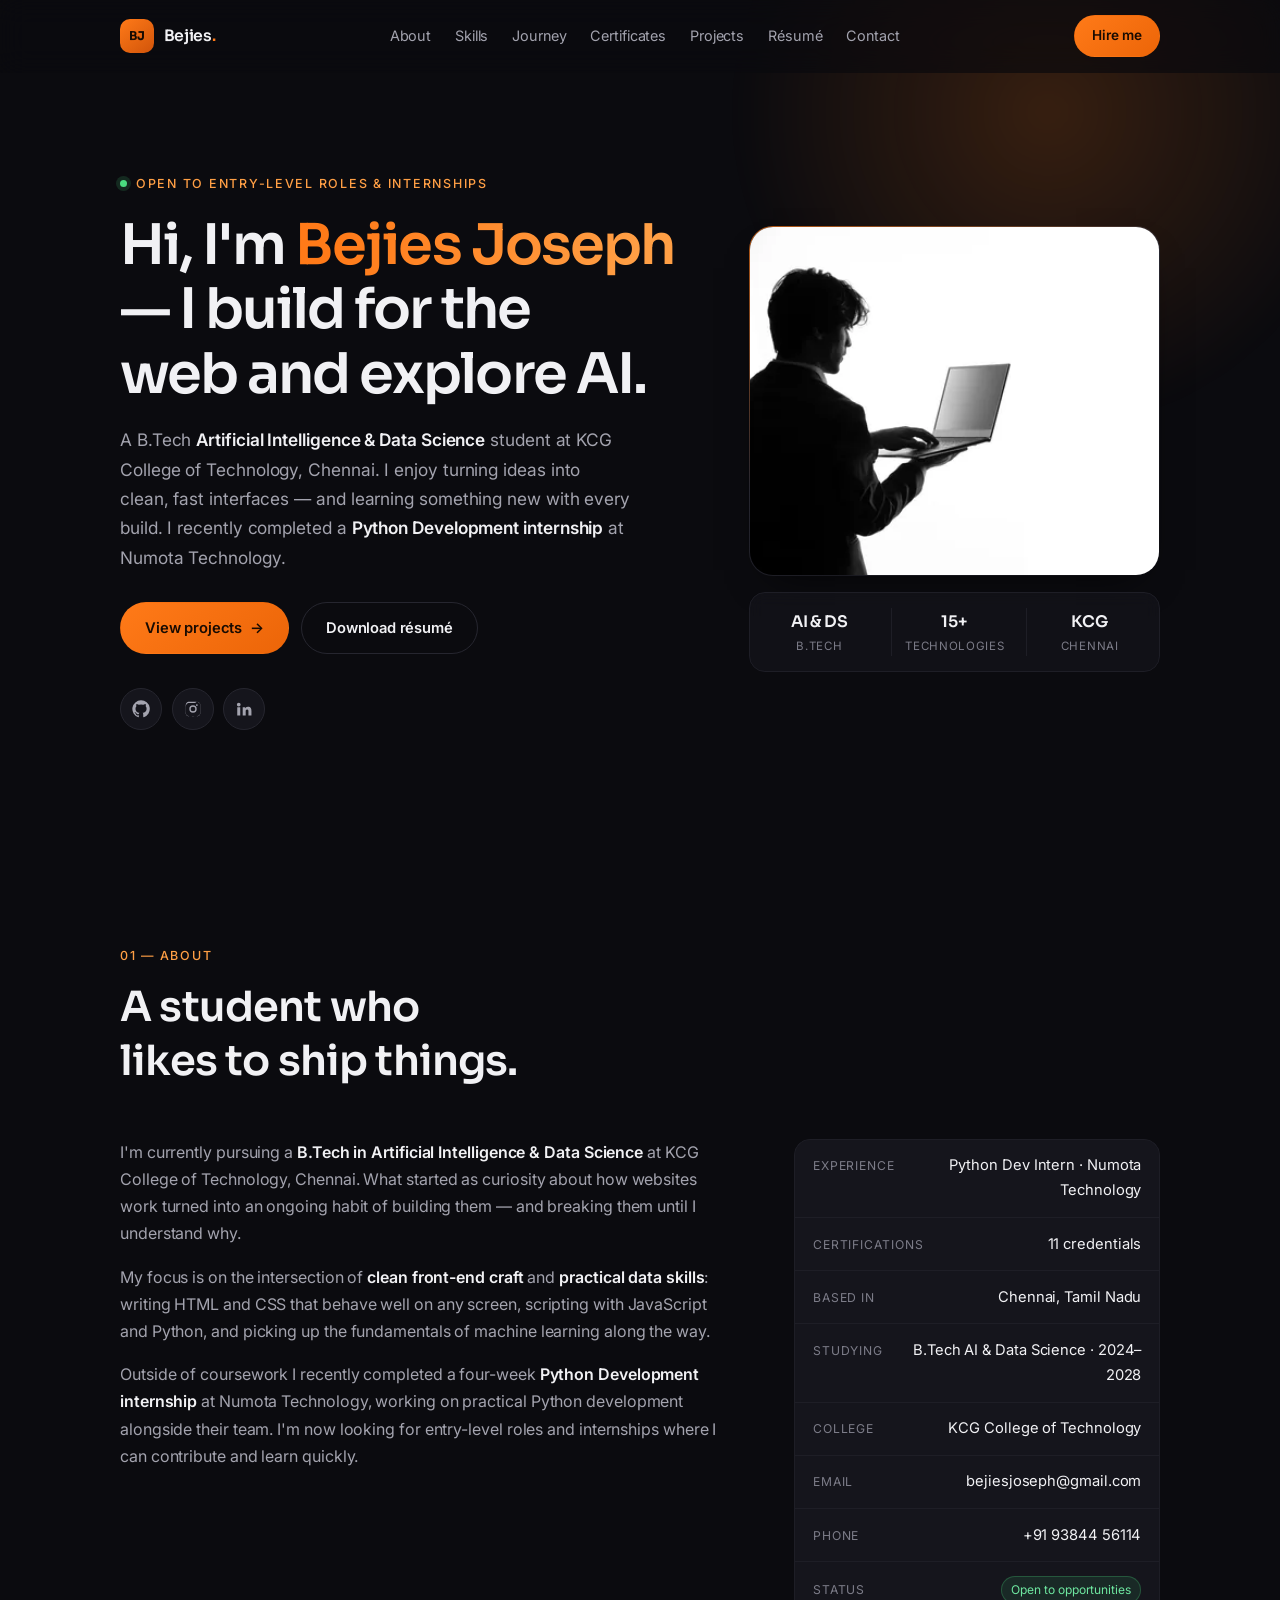
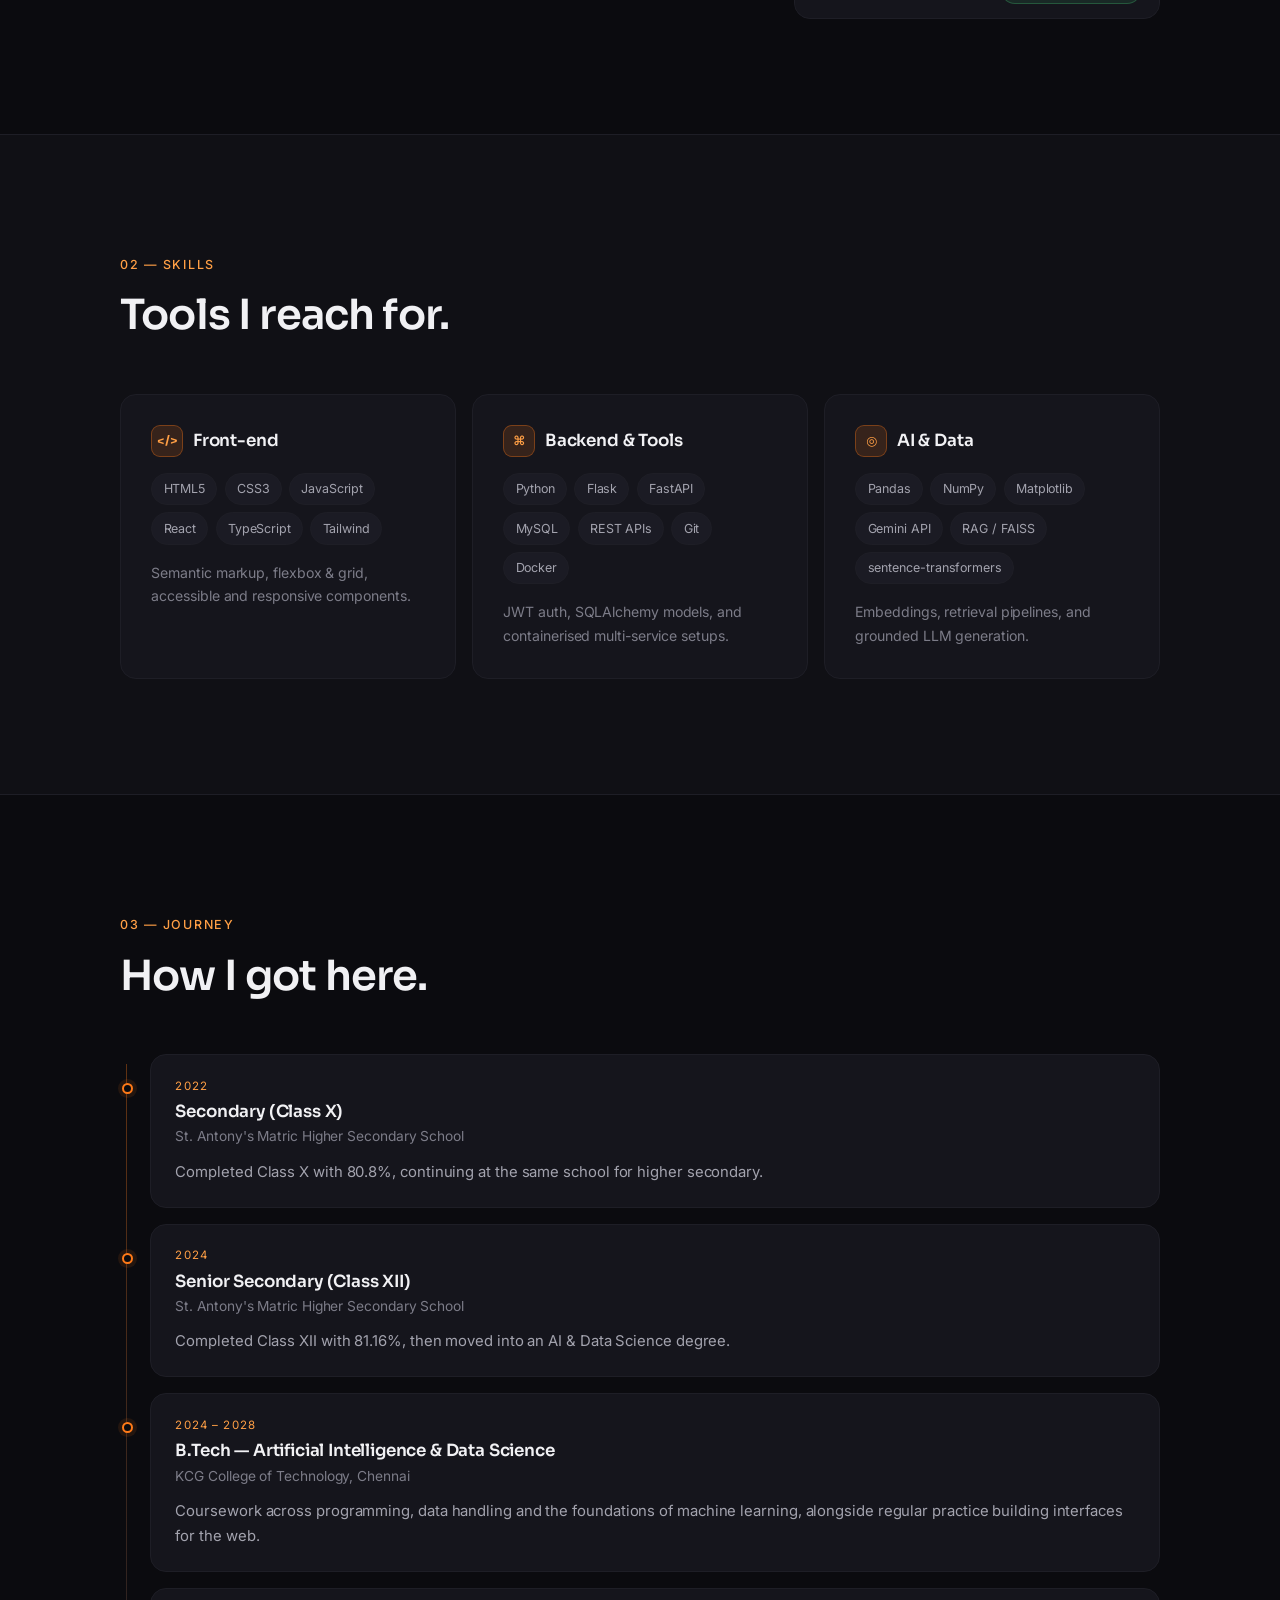
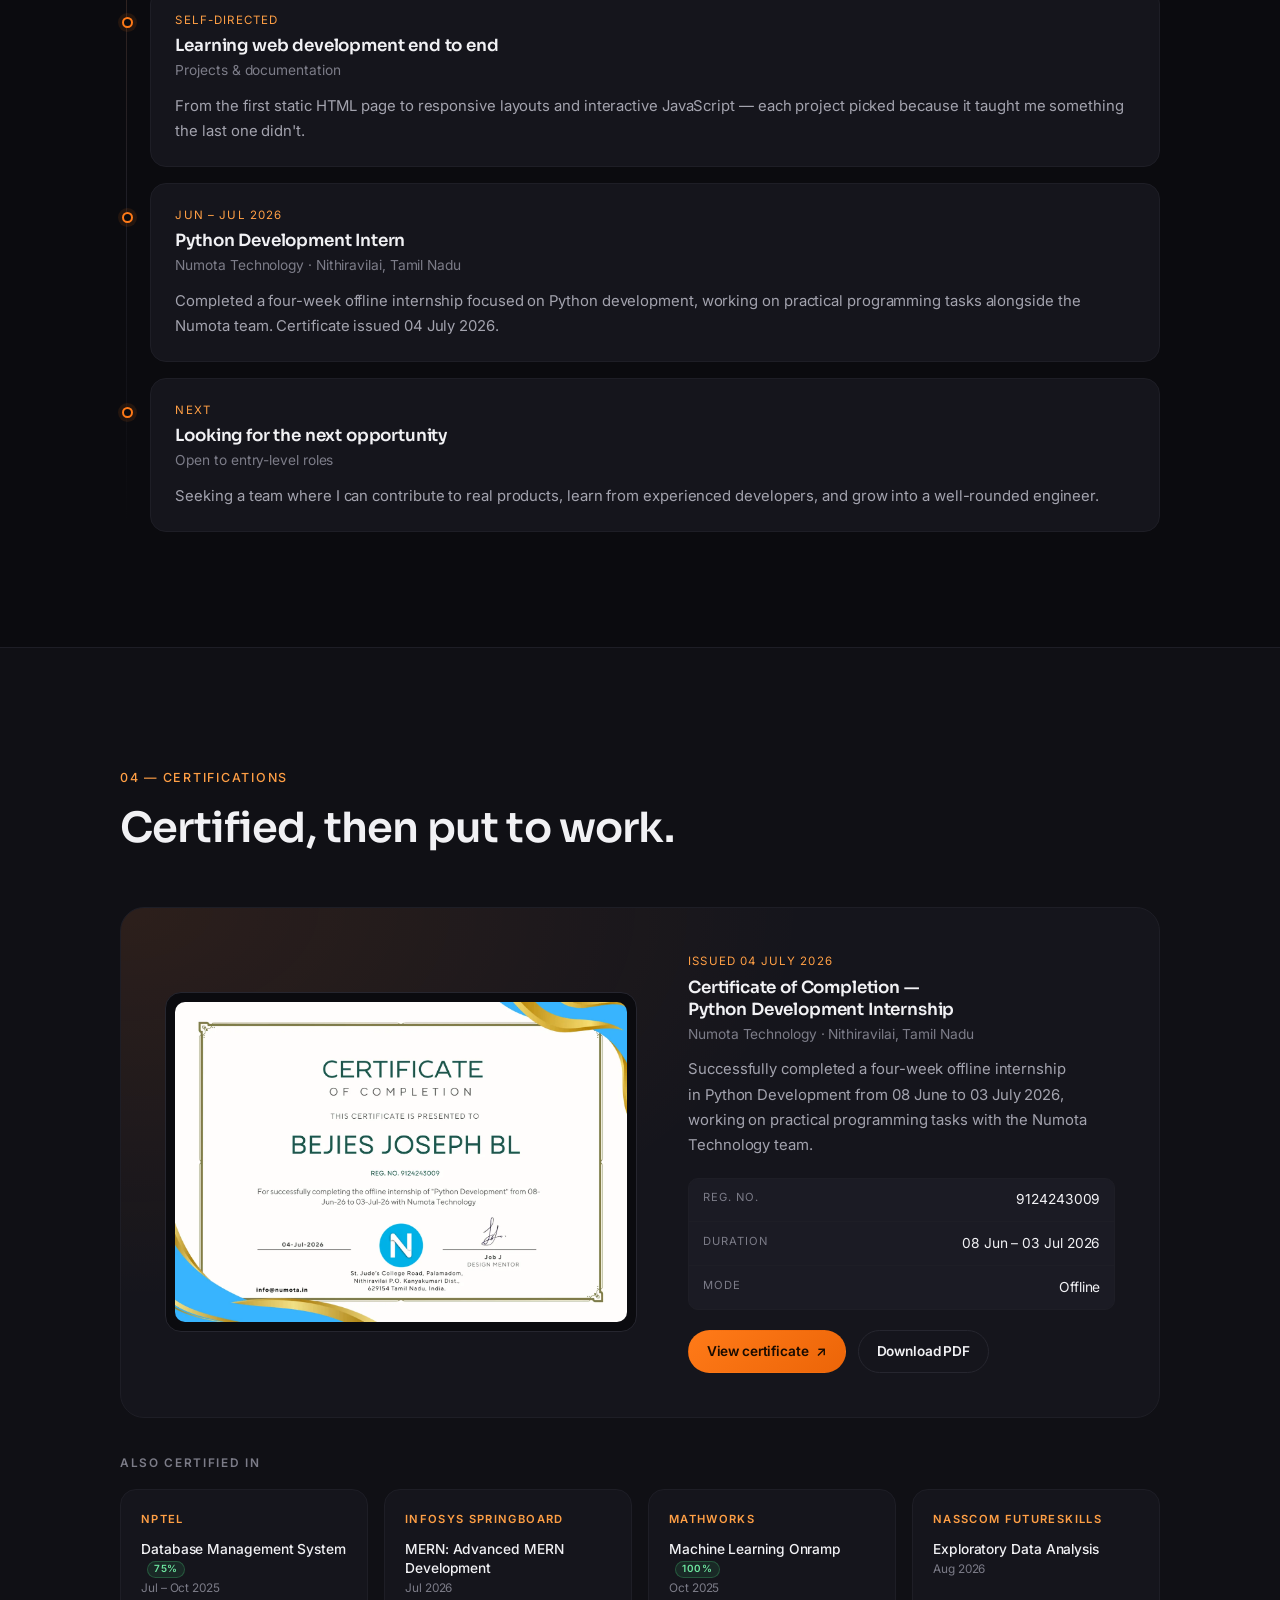
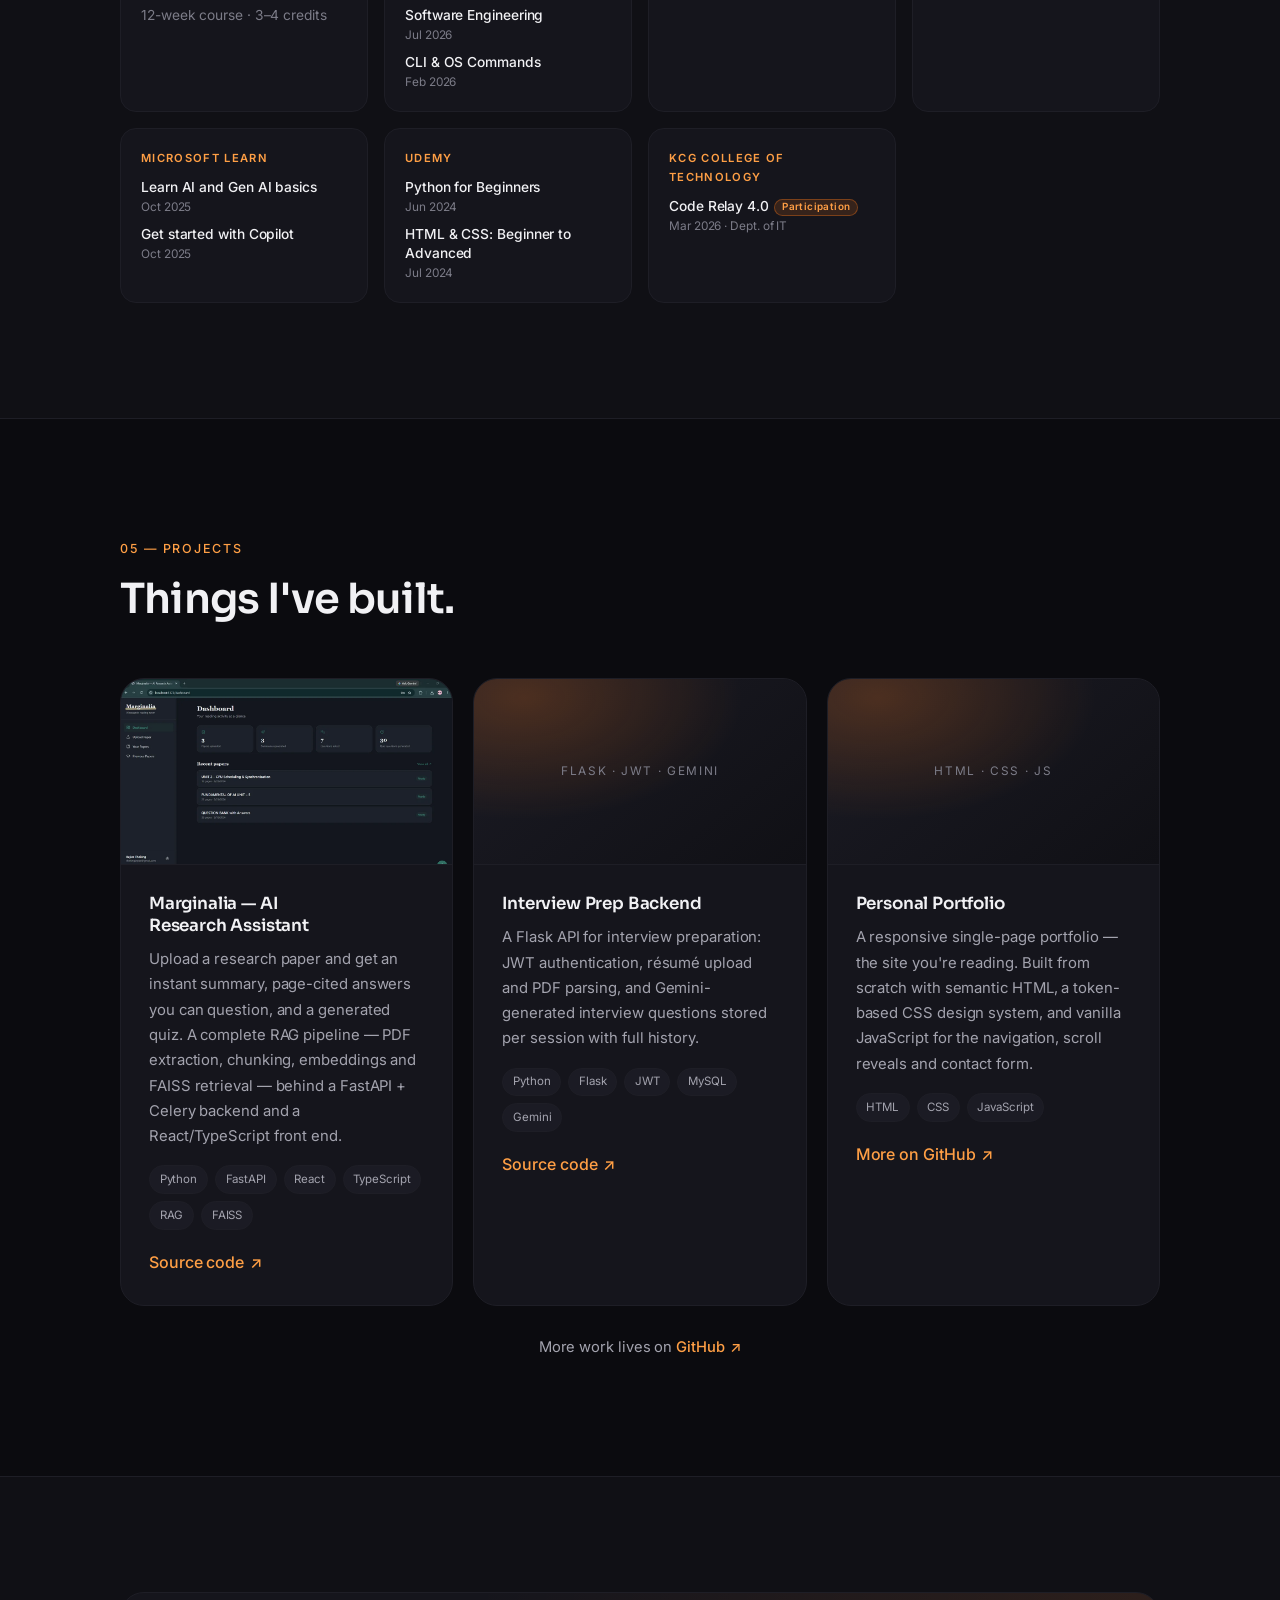
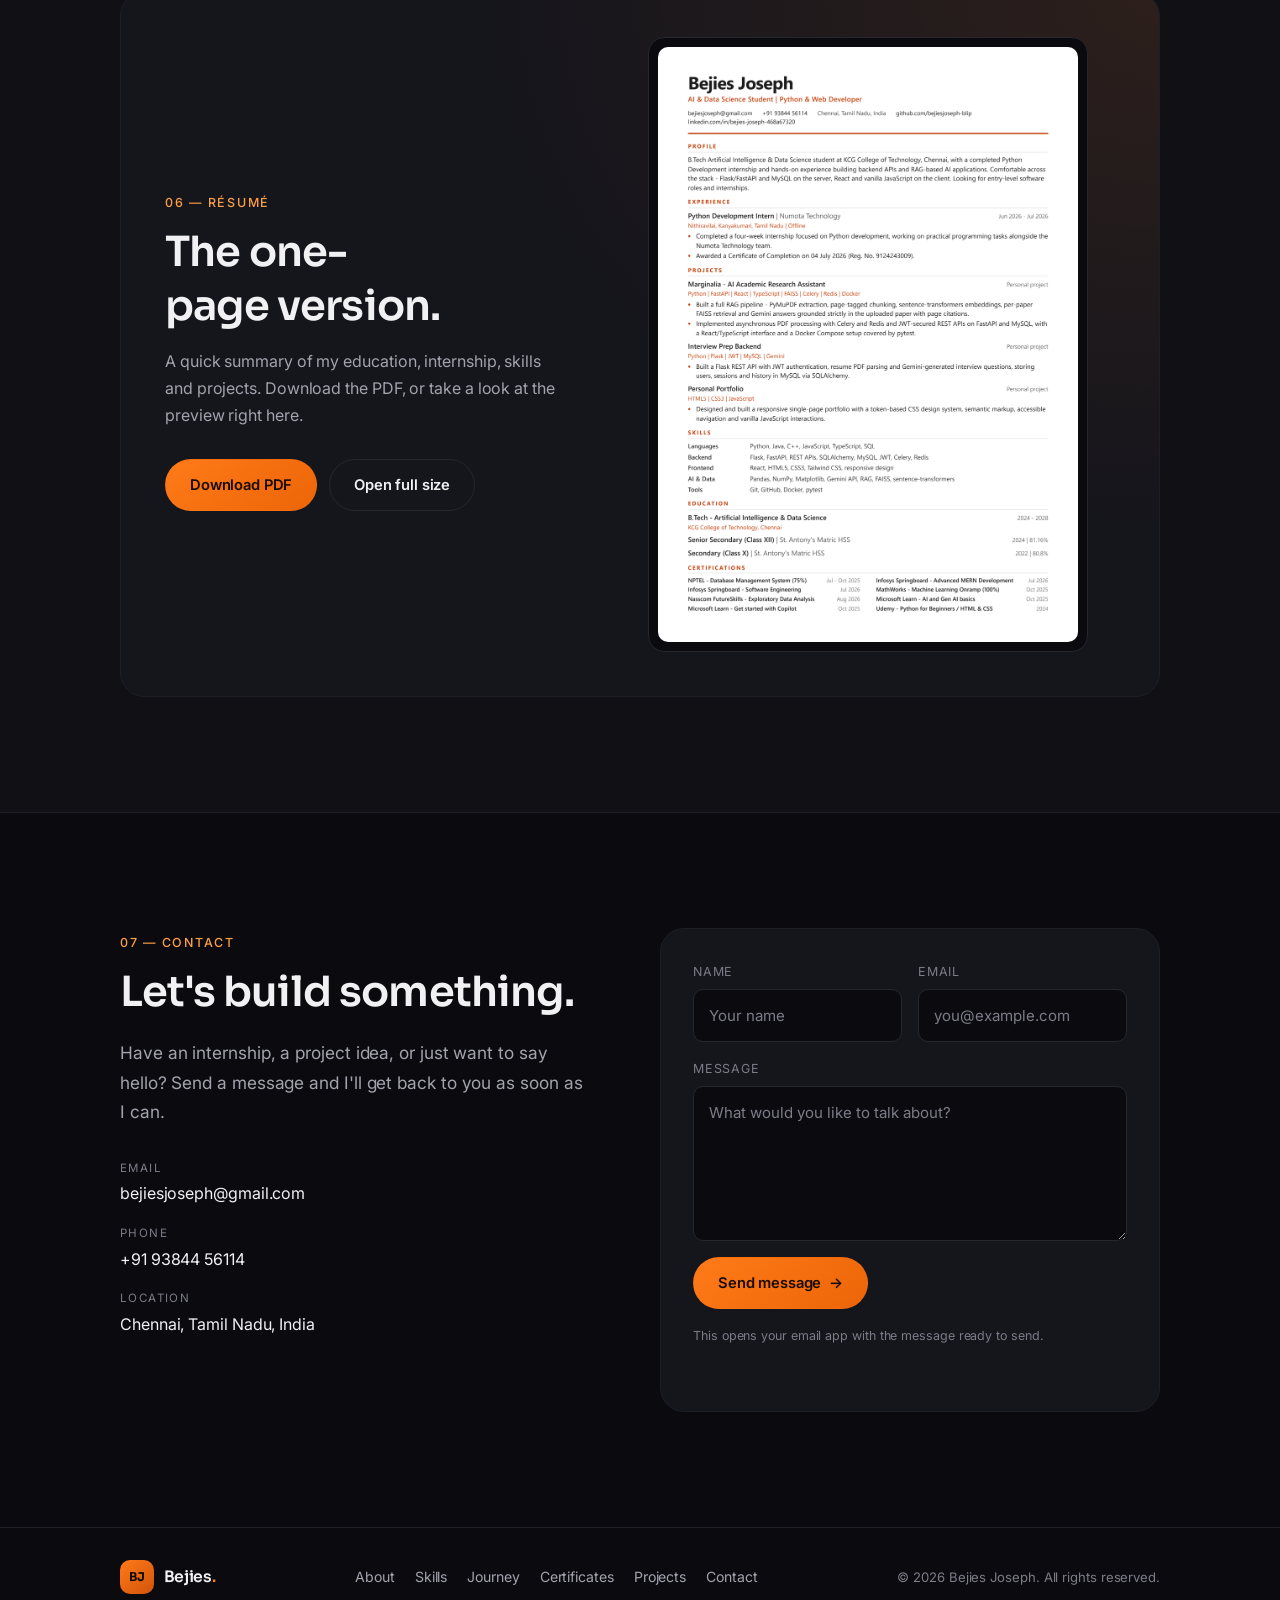
<file: index.html>
<!DOCTYPE html>
<html lang="en">
<head>
  <meta charset="UTF-8" />
  <meta name="viewport" content="width=device-width, initial-scale=1.0" />
  <title>Bejies Joseph — AI &amp; Data Science Student | Python &amp; Web Developer</title>
  <meta name="description" content="Portfolio of Bejies Joseph, a B.Tech Artificial Intelligence & Data Science student at KCG College of Technology, Chennai, with a completed Python Development internship at Numota Technology. Web development, Python and AI projects." />
  <meta name="author" content="Bejies Joseph" />
  <meta name="theme-color" content="#0b0b0f" />

  <!-- Open Graph / social preview -->
  <meta property="og:type" content="website" />
  <meta property="og:title" content="Bejies Joseph — Portfolio" />
  <meta property="og:description" content="B.Tech AI & Data Science student building clean, fast interfaces and RAG-powered tools — with a completed Python Development internship at Numota Technology." />
    <meta property="og:image" content="https://bejiesjoseph-blip.github.io/portfolio/images/manicon-960.webp" />
    <meta property="og:image:width" content="960" />
    <meta property="og:image:height" content="640" />
    <meta property="og:image:alt" content="Illustrated portrait of Bejies Joseph" />
    <meta property="og:url" content="https://bejiesjoseph-blip.github.io/portfolio/" />
    <meta name="twitter:card" content="summary_large_image" />

  <link rel="icon" href="data:image/svg+xml,%3Csvg xmlns='http://www.w3.org/2000/svg' viewBox='0 0 64 64'%3E%3Crect width='64' height='64' rx='14' fill='%230b0b0f'/%3E%3Ctext x='32' y='43' font-family='Verdana,sans-serif' font-size='26' font-weight='bold' fill='%23ff7a18' text-anchor='middle'%3EBJ%3C/text%3E%3C/svg%3E" />

  <link rel="preconnect" href="https://fonts.googleapis.com" />
  <link rel="preconnect" href="https://fonts.gstatic.com" crossorigin />
  <link href="https://fonts.googleapis.com/css2?family=Inter:wght@400;500;600&family=Sora:wght@500;600;700&display=swap" rel="stylesheet" />

  <script>document.documentElement.classList.add("js");</script>

  <link rel="stylesheet" href="style.css" />
</head>
<body>
  <a class="skip-link" href="#main">Skip to content</a>

  <!-- ===== Header ===== -->
  <header class="site-header" id="site-header">
    <div class="container nav-wrap">
      <a class="brand" href="#hero" aria-label="Bejies Joseph — home">
        <span class="brand-mark">BJ</span>
        <span class="brand-text">Bejies<span class="accent">.</span></span>
      </a>

      <nav class="nav" id="primary-nav" aria-label="Primary">
        <ul class="nav-list">
          <li><a href="#about">About</a></li>
          <li><a href="#skills">Skills</a></li>
          <li><a href="#journey">Journey</a></li>
          <li><a href="#certifications">Certificates</a></li>
          <li><a href="#projects">Projects</a></li>
          <li><a href="#resume">Résumé</a></li>
          <li><a href="#contact">Contact</a></li>
        </ul>
      </nav>

      <a class="btn btn--sm nav-cta" href="#contact">Hire me</a>

      <button class="nav-toggle" id="nav-toggle" type="button"
              aria-expanded="false" aria-controls="primary-nav" aria-label="Open menu">
        <span class="nav-toggle__bar"></span>
        <span class="nav-toggle__bar"></span>
        <span class="nav-toggle__bar"></span>
      </button>
    </div>
  </header>

  <main id="main">
    <!-- ===== Hero ===== -->
    <section class="hero" id="hero">
      <div class="hero-glow" aria-hidden="true"></div>
      <div class="container hero-grid">
        <div class="hero-copy">
          <p class="eyebrow"><span class="status-dot" aria-hidden="true"></span>Open to entry-level roles &amp; internships</p>

          <h1 class="hero-title">
            Hi, I'm <span class="accent-text">Bejies Joseph</span> —
            I build for the web and explore AI.
          </h1>

          <p class="lede">
            A B.Tech <strong>Artificial Intelligence &amp; Data Science</strong> student at
            KCG College of Technology, Chennai. I enjoy turning ideas into clean,
            fast interfaces — and learning something new with every build. I recently
            completed a <strong>Python Development internship</strong> at Numota Technology.
          </p>

          <div class="actions">
            <a class="btn" href="#projects">View projects<span aria-hidden="true">→</span></a>
            <a class="btn btn--ghost" href="resume.pdf" download>Download résumé</a>
          </div>

          <ul class="socials" aria-label="Social profiles">
            <li>
              <a href="https://github.com/bejiesjoseph-blip" target="_blank" rel="noopener noreferrer">
                <svg viewBox="0 0 24 24" aria-hidden="true" focusable="false"><path d="M12 .5a11.5 11.5 0 0 0-3.64 22.42c.58.1.79-.25.79-.55v-1.95c-3.2.7-3.88-1.54-3.88-1.54-.53-1.34-1.29-1.7-1.29-1.7-1.05-.72.08-.7.08-.7 1.16.08 1.77 1.19 1.77 1.19 1.03 1.77 2.7 1.26 3.36.96.1-.75.4-1.26.73-1.55-2.55-.29-5.23-1.28-5.23-5.7 0-1.26.45-2.29 1.19-3.1-.12-.29-.52-1.46.11-3.05 0 0 .97-.31 3.18 1.18a11 11 0 0 1 5.79 0c2.2-1.49 3.17-1.18 3.17-1.18.63 1.59.23 2.76.12 3.05.74.81 1.18 1.84 1.18 3.1 0 4.43-2.69 5.4-5.25 5.69.41.36.78 1.06.78 2.14v3.17c0 .3.2.66.8.55A11.5 11.5 0 0 0 12 .5Z"/></svg>
                <span class="sr-only">GitHub — bejiesjoseph-blip</span>
              </a>
            </li>
            <li>
              <a href="https://www.instagram.com/bejiesh_joseph" target="_blank" rel="noopener noreferrer">
                <svg viewBox="0 0 24 24" aria-hidden="true" focusable="false"><path d="M12 2.2c3.2 0 3.58.01 4.85.07 1.17.05 1.8.25 2.23.41.56.22.96.48 1.38.9.42.42.68.82.9 1.38.16.42.36 1.06.41 2.23.06 1.27.07 1.65.07 4.85s-.01 3.58-.07 4.85c-.05 1.17-.25 1.8-.41 2.23a3.7 3.7 0 0 1-.9 1.38 3.7 3.7 0 0 1-1.38.9c-.42.16-1.06.36-2.23.41-1.27.06-1.65.07-4.85.07s-3.58-.01-4.85-.07c-1.17-.05-1.8-.25-2.23-.41a3.7 3.7 0 0 1-1.38-.9 3.7 3.7 0 0 1-.9-1.38c-.16-.42-.36-1.06-.41-2.23C2.21 15.58 2.2 15.2 2.2 12s.01-3.58.07-4.85c.05-1.17.25-1.8.41-2.23.22-.56.48-.96.9-1.38.42-.42.82-.68 1.38-.9.42-.16 1.06-.36 2.23-.41C8.42 2.21 8.8 2.2 12 2.2Zm0 1.8c-3.15 0-3.5.01-4.73.07-1.14.05-1.76.24-2.17.4-.55.21-.94.47-1.35.88-.41.41-.67.8-.88 1.35-.16.41-.35 1.03-.4 2.17C2.41 8.5 2.4 8.85 2.4 12s.01 3.5.07 4.73c.05 1.14.24 1.76.4 2.17.21.55.47.94.88 1.35.41.41.8.67 1.35.88.41.16 1.03.35 2.17.4 1.23.06 1.58.07 4.73.07s3.5-.01 4.73-.07c1.14-.05 1.76-.24 2.17-.4.55-.21.94-.47 1.35-.88.41-.41.67-.8.88-1.35.16-.41.35-1.03.4-2.17.06-1.23.07-1.58.07-4.73s-.01-3.5-.07-4.73c-.05-1.14-.24-1.76-.4-2.17a3.6 3.6 0 0 0-.88-1.35 3.6 3.6 0 0 0-1.35-.88c-.41-.16-1.03-.35-2.17-.4C15.5 4.01 15.15 4 12 4Zm0 3.06a4.94 4.94 0 1 1 0 9.88 4.94 4.94 0 0 1 0-9.88Zm0 1.8a3.14 3.14 0 1 0 0 6.28 3.14 3.14 0 0 0 0-6.28Zm5.16-3.2a1.15 1.15 0 1 1 0 2.3 1.15 1.15 0 0 1 0-2.3Z"/></svg>
                <span class="sr-only">Instagram — @bejiesh_joseph</span>
              </a>
            </li>
            <li>
              <a href="https://www.linkedin.com/in/bejies-joseph-468a67320" target="_blank" rel="noopener noreferrer">
                <svg viewBox="0 0 24 24" aria-hidden="true" focusable="false"><path d="M4.98 3.5a2.5 2.5 0 1 1 0 5 2.5 2.5 0 0 1 0-5ZM3 9.5h4v11H3v-11Zm6.5 0h3.83v1.5h.05c.53-.95 1.83-1.95 3.77-1.95 4.03 0 4.78 2.5 4.78 5.75v5.7h-4v-5.05c0-1.2-.02-2.76-1.7-2.76-1.7 0-1.96 1.3-1.96 2.67v5.14h-4v-11Z"/></svg>
                <span class="sr-only">LinkedIn — Bejies Joseph</span>
              </a>
            </li>
          </ul>
        </div>

        <div class="hero-media">
          <!-- Line-art avatar (images/manicon-*.webp). If you replace it with a
               real photo, drop the "portrait--line" class and point src at the photo. -->
          <div class="portrait">
            <img src="images/manicon-960.webp"
                 srcset="images/manicon-480.webp 480w, images/manicon-960.webp 960w"
                 sizes="(max-width: 900px) 80vw, 420px"
                 width="960" height="640" fetchpriority="high" decoding="async"
                 alt="Illustrated portrait of Bejies Joseph" />
          </div>
          <ul class="hero-stats">
            <li><strong>AI&nbsp;&amp;&nbsp;DS</strong><span>B.Tech</span></li>
            <li><strong>15+</strong><span>Technologies</span></li>
            <li><strong>KCG</strong><span>Chennai</span></li>
          </ul>
        </div>
      </div>
    </section>

    <!-- ===== About ===== -->
    <section class="section" id="about">
      <div class="container">
        <header class="section-head reveal">
          <p class="eyebrow">01 — About</p>
          <h2>A student who likes to ship things.</h2>
        </header>

        <div class="about-grid">
          <div class="about-copy reveal">
            <p>
              I'm currently pursuing a <strong>B.Tech in Artificial Intelligence &amp; Data
              Science</strong> at KCG College of Technology, Chennai. What started as curiosity
              about how websites work turned into an ongoing habit of building them — and
              breaking them until I understand why.
            </p>
            <p>
              My focus is on the intersection of <strong>clean front-end craft</strong> and
              <strong>practical data skills</strong>: writing HTML and CSS that behave well on any
              screen, scripting with JavaScript and Python, and picking up the fundamentals of
              machine learning along the way.
            </p>
            <p>
              Outside of coursework I recently completed a four-week <strong>Python Development
              internship</strong> at Numota Technology, working on practical Python development
              alongside their team. I'm now looking for entry-level roles and internships where
              I can contribute and learn quickly.
            </p>
          </div>

          <dl class="facts reveal">
            <div class="fact">
              <dt>Experience</dt>
              <dd>Python Dev Intern · Numota Technology</dd>
            </div>
            <div class="fact">
              <dt>Certifications</dt>
              <dd>11 credentials</dd>
            </div>
            <div class="fact">
              <dt>Based in</dt>
              <dd>Chennai, Tamil Nadu</dd>
            </div>
            <div class="fact">
              <dt>Studying</dt>
              <dd>B.Tech AI &amp; Data Science · 2024–2028</dd>
            </div>
            <div class="fact">
              <dt>College</dt>
              <dd>KCG College of Technology</dd>
            </div>
            <div class="fact">
              <dt>Email</dt>
              <dd><a href="mailto:bejiesjoseph@gmail.com">bejiesjoseph@gmail.com</a></dd>
            </div>
            <div class="fact">
              <dt>Phone</dt>
              <dd><a href="tel:+919384456114">+91 93844 56114</a></dd>
            </div>
            <div class="fact">
              <dt>Status</dt>
              <dd><span class="badge">Open to opportunities</span></dd>
            </div>
          </dl>
        </div>
      </div>
    </section>

    <!-- ===== Skills ===== -->
    <section class="section section--alt" id="skills">
      <div class="container">
        <header class="section-head reveal">
          <p class="eyebrow">02 — Skills</p>
          <h2>Tools I reach for.</h2>
        </header>

        <div class="skill-grid">
          <article class="card reveal">
            <h3><span class="card-icon" aria-hidden="true">&lt;/&gt;</span> Front-end</h3>
            <ul class="tags">
              <li>HTML5</li><li>CSS3</li><li>JavaScript</li><li>React</li><li>TypeScript</li><li>Tailwind</li>
            </ul>
            <p class="card-note">Semantic markup, flexbox &amp; grid, accessible and responsive components.</p>
          </article>

          <article class="card reveal">
            <h3><span class="card-icon" aria-hidden="true">⌘</span> Backend &amp; Tools</h3>
            <ul class="tags">
              <li>Python</li><li>Flask</li><li>FastAPI</li><li>MySQL</li><li>REST APIs</li><li>Git</li><li>Docker</li>
            </ul>
            <p class="card-note">JWT auth, SQLAlchemy models, and containerised multi-service setups.</p>
          </article>

          <article class="card reveal">
            <h3><span class="card-icon" aria-hidden="true">◎</span> AI &amp; Data</h3>
            <ul class="tags">
              <li>Pandas</li><li>NumPy</li><li>Matplotlib</li><li>Gemini API</li><li>RAG / FAISS</li><li>sentence-transformers</li>
            </ul>
            <p class="card-note">Embeddings, retrieval pipelines, and grounded LLM generation.</p>
          </article>
        </div>
      </div>
    </section>

    <!-- ===== Journey ===== -->
    <section class="section" id="journey">
      <div class="container">
        <header class="section-head reveal">
          <p class="eyebrow">03 — Journey</p>
          <h2>How I got here.</h2>
        </header>

        <ol class="timeline">
          <li class="timeline-item reveal">
            <span class="timeline-marker" aria-hidden="true"></span>
            <div class="timeline-body">
              <p class="timeline-when">2022</p>
              <h3>Secondary (Class X)</h3>
              <p class="timeline-where">St. Antony's Matric Higher Secondary School</p>
              <p>Completed Class X with 80.8%, continuing at the same school for higher secondary.</p>
            </div>
          </li>
          <li class="timeline-item reveal">
            <span class="timeline-marker" aria-hidden="true"></span>
            <div class="timeline-body">
              <p class="timeline-when">2024</p>
              <h3>Senior Secondary (Class XII)</h3>
              <p class="timeline-where">St. Antony's Matric Higher Secondary School</p>
              <p>Completed Class XII with 81.16%, then moved into an AI &amp; Data Science degree.</p>
            </div>
          </li>
          <li class="timeline-item reveal">
            <span class="timeline-marker" aria-hidden="true"></span>
            <div class="timeline-body">
              <p class="timeline-when">2024 – 2028</p>
              <h3>B.Tech — Artificial Intelligence &amp; Data Science</h3>
              <p class="timeline-where">KCG College of Technology, Chennai</p>
              <p>Coursework across programming, data handling and the foundations of machine learning, alongside regular practice building interfaces for the web.</p>
            </div>
          </li>
          <li class="timeline-item reveal">
            <span class="timeline-marker" aria-hidden="true"></span>
            <div class="timeline-body">
              <p class="timeline-when">Self-directed</p>
              <h3>Learning web development end to end</h3>
              <p class="timeline-where">Projects &amp; documentation</p>
              <p>From the first static HTML page to responsive layouts and interactive JavaScript — each project picked because it taught me something the last one didn't.</p>
            </div>
          </li>
          <li class="timeline-item reveal">
            <span class="timeline-marker" aria-hidden="true"></span>
            <div class="timeline-body">
              <p class="timeline-when">Jun – Jul 2026</p>
              <h3>Python Development Intern</h3>
              <p class="timeline-where">Numota Technology · Nithiravilai, Tamil Nadu</p>
              <p>Completed a four-week offline internship focused on Python development,
                 working on practical programming tasks alongside the Numota team.
                 Certificate issued 04 July 2026.</p>
            </div>
          </li>
          <li class="timeline-item reveal">
            <span class="timeline-marker" aria-hidden="true"></span>
            <div class="timeline-body">
              <p class="timeline-when">Next</p>
              <h3>Looking for the next opportunity</h3>
              <p class="timeline-where">Open to entry-level roles</p>
              <p>Seeking a team where I can contribute to real products, learn from experienced developers, and grow into a well-rounded engineer.</p>
            </div>
          </li>
        </ol>
      </div>
    </section>

    <!-- ===== Certifications ===== -->
    <section class="section section--alt" id="certifications">
      <div class="container">
        <header class="section-head reveal">
          <p class="eyebrow">04 — Certifications</p>
          <h2>Certified, then put to work.</h2>
        </header>

        <div class="cert-card reveal">
          <a class="cert-preview" href="certificates/numota-python-internship-2026.pdf"
             target="_blank" rel="noopener"
             aria-label="Open the Numota Technology internship certificate (PDF)">
            <img src="images/numota-internship-certificate.webp"
                 width="1400" height="991" loading="lazy" decoding="async"
                 alt="Certificate of Completion awarded to Bejies Joseph BL for the Python Development internship at Numota Technology" />
          </a>

          <div class="cert-body">
            <p class="timeline-when">Issued 04 July 2026</p>
            <h3>Certificate of Completion — Python Development Internship</h3>
            <p class="timeline-where">Numota Technology · Nithiravilai, Tamil Nadu</p>
            <p>
              Successfully completed a four-week offline internship in Python Development
              from 08 June to 03 July 2026, working on practical programming tasks with
              the Numota Technology team.
            </p>

            <ul class="cert-meta">
              <li><span>Reg. No.</span>9124243009</li>
              <li><span>Duration</span>08 Jun – 03 Jul 2026</li>
              <li><span>Mode</span>Offline</li>
            </ul>

            <div class="actions">
              <a class="btn btn--sm" href="certificates/numota-python-internship-2026.pdf"
                 target="_blank" rel="noopener">View certificate<span aria-hidden="true">↗</span></a>
              <a class="btn btn--ghost btn--sm" href="certificates/numota-python-internship-2026.pdf" download>Download PDF</a>
            </div>
          </div>
        </div>

        <h3 class="cred-heading reveal">Also certified in</h3>

        <div class="cred-grid">
          <article class="cred-card reveal">
            <p class="cred-issuer">NPTEL</p>
            <ul class="cred-courses">
              <li>
                <a href="certificates/nptel-dbms.pdf" target="_blank" rel="noopener">
                  <span class="cred-name">Database Management System<span class="cred-badge">75%</span></span>
                  <span class="cred-date">Jul – Oct 2025</span>
                </a>
              </li>
              <li class="cred-extra">12-week course · 3–4 credits</li>
            </ul>
          </article>

          <article class="cred-card reveal">
            <p class="cred-issuer">Infosys Springboard</p>
            <ul class="cred-courses">
              <li>
                <a href="certificates/infosys-mern.pdf" target="_blank" rel="noopener">
                  <span class="cred-name">MERN: Advanced MERN Development</span>
                  <span class="cred-date">Jul 2026</span>
                </a>
              </li>
              <li>
                <a href="certificates/infosys-software-engineering.pdf" target="_blank" rel="noopener">
                  <span class="cred-name">Software Engineering</span>
                  <span class="cred-date">Jul 2026</span>
                </a>
              </li>
              <li>
                <a href="certificates/infosys-os-cli.pdf" target="_blank" rel="noopener">
                  <span class="cred-name">CLI &amp; OS Commands</span>
                  <span class="cred-date">Feb 2026</span>
                </a>
              </li>
            </ul>
          </article>

          <article class="cred-card reveal">
            <p class="cred-issuer">MathWorks</p>
            <ul class="cred-courses">
              <li>
                <a href="certificates/mathworks-ml-onramp.pdf" target="_blank" rel="noopener">
                  <span class="cred-name">Machine Learning Onramp<span class="cred-badge">100%</span></span>
                  <span class="cred-date">Oct 2025</span>
                </a>
              </li>
            </ul>
          </article>

          <article class="cred-card reveal">
            <p class="cred-issuer">Nasscom FutureSkills</p>
            <ul class="cred-courses">
              <li>
                <a href="certificates/nasscom-eda.jpeg" target="_blank" rel="noopener">
                  <span class="cred-name">Exploratory Data Analysis</span>
                  <span class="cred-date">Aug 2026</span>
                </a>
              </li>
            </ul>
          </article>

          <article class="cred-card reveal">
            <p class="cred-issuer">Microsoft Learn</p>
            <ul class="cred-courses">
              <li>
                <a href="certificates/microsoft-ai-genai.pdf" target="_blank" rel="noopener">
                  <span class="cred-name">Learn AI and Gen AI basics</span>
                  <span class="cred-date">Oct 2025</span>
                </a>
              </li>
              <li>
                <a href="certificates/microsoft-copilot.pdf" target="_blank" rel="noopener">
                  <span class="cred-name">Get started with Copilot</span>
                  <span class="cred-date">Oct 2025</span>
                </a>
              </li>
            </ul>
          </article>

          <article class="cred-card reveal">
            <p class="cred-issuer">Udemy</p>
            <ul class="cred-courses">
              <li>
                <a href="certificates/udemy-python.pdf" target="_blank" rel="noopener">
                  <span class="cred-name">Python for Beginners</span>
                  <span class="cred-date">Jun 2024</span>
                </a>
              </li>
              <li>
                <a href="certificates/udemy-html-css.pdf" target="_blank" rel="noopener">
                  <span class="cred-name">HTML &amp; CSS: Beginner to Advanced</span>
                  <span class="cred-date">Jul 2024</span>
                </a>
              </li>
            </ul>
          </article>

          <article class="cred-card reveal">
            <p class="cred-issuer">KCG College of Technology</p>
            <ul class="cred-courses">
              <li>
                <a href="certificates/kcg-code-relay-2026.jpeg" target="_blank" rel="noopener">
                  <span class="cred-name">Code Relay 4.0<span class="cred-badge cred-badge--part">Participation</span></span>
                  <span class="cred-date">Mar 2026 · Dept. of IT</span>
                </a>
              </li>
            </ul>
          </article>
        </div>
      </div>
    </section>

    <!-- ===== Projects ===== -->
    <section class="section" id="projects">
      <div class="container">
        <header class="section-head reveal">
          <p class="eyebrow">05 — Projects</p>
          <h2>Things I've built.</h2>
        </header>

        <div class="project-grid">
          <article class="project reveal">
            <div class="project-thumb project-thumb--img">
              <img src="images/marginalia-dashboard.webp"
                   width="1200" height="710" loading="lazy" decoding="async"
                   alt="Marginalia dashboard showing uploaded research papers and their processing status" />
            </div>
            <div class="project-body">
              <h3>Marginalia — AI Research Assistant</h3>
              <p>
                Upload a research paper and get an instant summary, page-cited answers you can
                question, and a generated quiz. A complete RAG pipeline — PDF extraction,
                chunking, embeddings and FAISS retrieval — behind a FastAPI + Celery backend
                and a React/TypeScript front end.
              </p>
              <ul class="tags tags--sm">
                <li>Python</li><li>FastAPI</li><li>React</li><li>TypeScript</li><li>RAG</li><li>FAISS</li>
              </ul>
              <div class="project-links">
                <a class="link" href="https://github.com/bejiesjoseph-blip/AI-Academic-Research-Assistant" target="_blank" rel="noopener noreferrer">Source code<span aria-hidden="true">↗</span></a>
              </div>
            </div>
          </article>

          <article class="project reveal">
            <div class="project-thumb" aria-hidden="true">
              <span>FLASK · JWT · GEMINI</span>
            </div>
            <div class="project-body">
              <h3>Interview Prep Backend</h3>
              <p>
                A Flask API for interview preparation: JWT authentication, résumé upload and
                PDF parsing, and Gemini-generated interview questions stored per session with
                full history.
              </p>
              <ul class="tags tags--sm">
                <li>Python</li><li>Flask</li><li>JWT</li><li>MySQL</li><li>Gemini</li>
              </ul>
              <div class="project-links">
                <a class="link" href="https://github.com/bejiesjoseph-blip/Interview-Prep-Backend" target="_blank" rel="noopener noreferrer">Source code<span aria-hidden="true">↗</span></a>
              </div>
            </div>
          </article>

          <article class="project reveal">
            <div class="project-thumb" aria-hidden="true">
              <span>HTML · CSS · JS</span>
            </div>
            <div class="project-body">
              <h3>Personal Portfolio</h3>
              <p>
                A responsive single-page portfolio — the site you're reading. Built from scratch
                with semantic HTML, a token-based CSS design system, and vanilla JavaScript for
                the navigation, scroll reveals and contact form.
              </p>
              <ul class="tags tags--sm">
                <li>HTML</li><li>CSS</li><li>JavaScript</li>
              </ul>
              <div class="project-links">
                <a class="link" href="https://github.com/bejiesjoseph-blip" target="_blank" rel="noopener noreferrer">More on GitHub<span aria-hidden="true">↗</span></a>
              </div>
            </div>
          </article>
        </div>

        <p class="center-note reveal">
          More work lives on <a class="link" href="https://github.com/bejiesjoseph-blip" target="_blank" rel="noopener noreferrer">GitHub<span aria-hidden="true">↗</span></a>
        </p>
      </div>
    </section>

    <!-- ===== Résumé ===== -->
    <section class="section section--alt" id="resume">
      <div class="container">
        <div class="resume-card reveal">
          <div class="resume-copy">
            <p class="eyebrow">06 — Résumé</p>
            <h2>The one-page version.</h2>
            <p>
              A quick summary of my education, internship, skills and projects. Download the
              PDF, or take a look at the preview right here.
            </p>
            <div class="actions">
              <a class="btn" href="resume.pdf" download>Download PDF</a>
              <a class="btn btn--ghost" href="images/resume.png" target="_blank" rel="noopener">Open full size</a>
            </div>
          </div>
          <a class="resume-preview" href="images/resume.png" target="_blank" rel="noopener" aria-label="Open résumé in full size">
            <img src="images/resume.png" width="2000" height="2831" loading="lazy" decoding="async"
                 alt="Preview of Bejies Joseph's résumé" />
          </a>
        </div>
      </div>
    </section>

    <!-- ===== Contact ===== -->
    <section class="section" id="contact">
      <div class="container contact-grid">
        <div class="contact-copy reveal">
          <p class="eyebrow">07 — Contact</p>
          <h2>Let's build something.</h2>
          <p class="lede">
            Have an internship, a project idea, or just want to say hello? Send a message and
            I'll get back to you as soon as I can.
          </p>

          <ul class="contact-list">
            <li>
              <span class="contact-label">Email</span>
              <a href="mailto:bejiesjoseph@gmail.com">bejiesjoseph@gmail.com</a>
            </li>
            <li>
              <span class="contact-label">Phone</span>
              <a href="tel:+919384456114">+91 93844 56114</a>
            </li>
            <li>
              <span class="contact-label">Location</span>
              <span>Chennai, Tamil Nadu, India</span>
            </li>
          </ul>
        </div>

        <form class="contact-form reveal" id="contact-form" novalidate>
          <div class="field-row">
            <div class="field">
              <label for="name">Name</label>
              <input id="name" name="name" type="text" placeholder="Your name" autocomplete="name" required />
            </div>
            <div class="field">
              <label for="email">Email</label>
              <input id="email" name="email" type="email" placeholder="you@example.com" autocomplete="email" required />
            </div>
          </div>
          <div class="field">
            <label for="message">Message</label>
            <textarea id="message" name="message" rows="5" placeholder="What would you like to talk about?" required></textarea>
          </div>
          <button class="btn" type="submit">Send message<span aria-hidden="true">→</span></button>
          <p class="form-note">This opens your email app with the message ready to send.</p>
          <p class="form-status" id="form-status" role="status" aria-live="polite"></p>
        </form>
      </div>
    </section>
  </main>

  <!-- ===== Footer ===== -->
  <footer class="site-footer">
    <div class="container footer-wrap">
      <a class="brand" href="#hero" aria-label="Back to top">
        <span class="brand-mark">BJ</span>
        <span class="brand-text">Bejies<span class="accent">.</span></span>
      </a>

      <nav aria-label="Footer">
        <ul class="footer-links">
          <li><a href="#about">About</a></li>
          <li><a href="#skills">Skills</a></li>
          <li><a href="#journey">Journey</a></li>
          <li><a href="#certifications">Certificates</a></li>
          <li><a href="#projects">Projects</a></li>
          <li><a href="#contact">Contact</a></li>
        </ul>
      </nav>

      <p class="copyright">© <span id="year">2026</span> Bejies Joseph. All rights reserved.</p>
    </div>
    <a class="to-top" href="#hero" aria-label="Back to top">↑</a>
  </footer>

  <script src="script.js" defer></script>
</body>
</html>
</file>
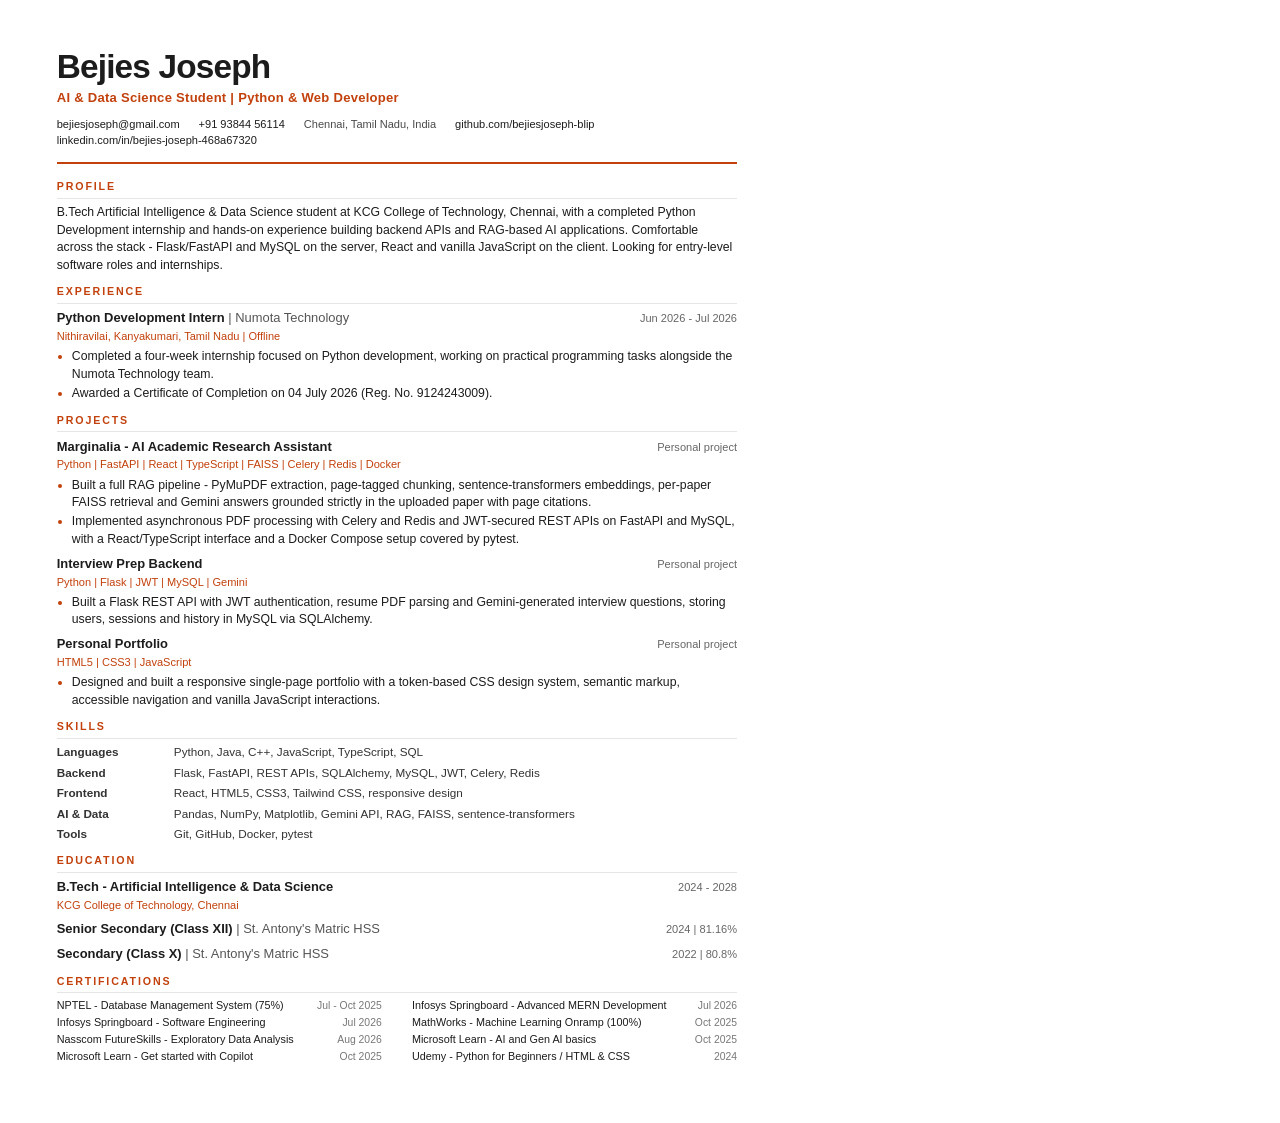
<file: resume/resume.html>
<!doctype html>
<html lang="en">
<head>
<meta charset="utf-8" />
<title>Bejies Joseph - Resume</title>
<style>
  @page { size: A4; margin: 0; }

  * { box-sizing: border-box; }
  html, body { margin: 0; padding: 0; }

  body {
    font-family: "Segoe UI", "Helvetica Neue", Arial, sans-serif;
    color: #1c1c1c;
    font-size: 9.2pt;
    line-height: 1.43;
    -webkit-print-color-adjust: exact;
    print-color-adjust: exact;
  }

  .page {
    width: 210mm;
    min-height: 297mm;
    padding: 13mm 15mm 12mm;
  }

  /* ---------- Header ---------- */
  header {
    border-bottom: 2px solid #c2410c;
    padding-bottom: 3.5mm;
    margin-bottom: 4mm;
  }

  h1 {
    margin: 0;
    font-size: 25pt;
    line-height: 1.05;
    letter-spacing: -0.6pt;
    font-weight: 700;
  }

  .role {
    margin: 1.2mm 0 0;
    font-size: 9.8pt;
    font-weight: 600;
    letter-spacing: 0.2pt;
    color: #c2410c;
  }

  .contact {
    display: flex;
    flex-wrap: wrap;
    gap: 0 5mm;
    margin: 2.6mm 0 0;
    padding: 0;
    font-size: 8.3pt;
    color: #4a4a4a;
  }

  .contact li { list-style: none; }
  .contact a { color: #1c1c1c; text-decoration: none; }

  /* ---------- Sections ---------- */
  section { margin-top: 2.7mm; }

  h2 {
    margin: 0 0 1.4mm;
    padding-bottom: 0.9mm;
    font-size: 8pt;
    font-weight: 700;
    letter-spacing: 1.4pt;
    text-transform: uppercase;
    color: #c2410c;
    border-bottom: 1px solid #e6e6e6;
  }

  p { margin: 0; }

  .entry { margin-bottom: 1.7mm; page-break-inside: avoid; }
  .entry:last-child { margin-bottom: 0; }

  .entry-head {
    display: flex;
    align-items: baseline;
    justify-content: space-between;
    gap: 4mm;
  }

  .entry-title { font-size: 9.7pt; font-weight: 600; }
  .entry-org { color: #555; font-weight: 400; }
  .entry-meta {
    flex-shrink: 0;
    font-size: 8.3pt;
    color: #666;
    white-space: nowrap;
  }

  .tech {
    margin-top: 0.3mm;
    font-size: 8.3pt;
    color: #c2410c;
  }

  ul.bullets {
    margin: 0.9mm 0 0;
    padding-left: 4mm;
  }

  ul.bullets li { margin-top: 0.5mm; }
  ul.bullets li::marker { color: #c2410c; }

  /* ---------- Skills ---------- */
  .skills {
    display: grid;
    grid-template-columns: 31mm 1fr;
    row-gap: 1mm;
    margin: 0;
    font-size: 8.8pt;
  }

  .skills dt { font-weight: 600; color: #333; }
  .skills dd { margin: 0; color: #333; }

  .certs {
    display: grid;
    grid-template-columns: 1fr 1fr;
    column-gap: 8mm;
    row-gap: 0.9mm;
    margin: 0;
    padding: 0;
  }

  .certs li {
    display: flex;
    align-items: baseline;
    justify-content: space-between;
    gap: 3mm;
    list-style: none;
    font-size: 8.1pt;
    line-height: 1.28;
  }

  .cert-name { font-weight: 500; }

  .cert-meta {
    flex-shrink: 0;
    font-size: 7.8pt;
    color: #777;
    white-space: nowrap;
  }
</style>
</head>
<body>
<div class="page">

  <header>
    <h1>Bejies Joseph</h1>
    <p class="role">AI &amp; Data Science Student | Python &amp; Web Developer</p>
    <ul class="contact">
      <li><a href="mailto:bejiesjoseph@gmail.com">bejiesjoseph@gmail.com</a></li>
      <li><a href="tel:+919384456114">+91 93844 56114</a></li>
      <li>Chennai, Tamil Nadu, India</li>
      <li><a href="https://github.com/bejiesjoseph-blip">github.com/bejiesjoseph-blip</a></li>
      <li><a href="https://www.linkedin.com/in/bejies-joseph-468a67320">linkedin.com/in/bejies-joseph-468a67320</a></li>
    </ul>
  </header>

  <section>
    <h2>Profile</h2>
    <p>
      B.Tech Artificial Intelligence &amp; Data Science student at KCG College of Technology,
      Chennai, with a completed Python Development internship and hands-on experience building
      backend APIs and RAG-based AI applications. Comfortable across the stack - Flask/FastAPI
      and MySQL on the server, React and vanilla JavaScript on the client. Looking for
      entry-level software roles and internships.
    </p>
  </section>

  <section>
    <h2>Experience</h2>

    <div class="entry">
      <div class="entry-head">
        <p class="entry-title">Python Development Intern <span class="entry-org">| Numota Technology</span></p>
        <p class="entry-meta">Jun 2026 - Jul 2026</p>
      </div>
      <p class="tech">Nithiravilai, Kanyakumari, Tamil Nadu | Offline</p>
      <ul class="bullets">
        <li>Completed a four-week internship focused on Python development, working on practical programming tasks alongside the Numota Technology team.</li>
        <li>Awarded a Certificate of Completion on 04 July 2026 (Reg. No. 9124243009).</li>
      </ul>
    </div>
  </section>

  <section>
    <h2>Projects</h2>

    <div class="entry">
      <div class="entry-head">
        <p class="entry-title">Marginalia - AI Academic Research Assistant</p>
        <p class="entry-meta">Personal project</p>
      </div>
      <p class="tech">Python | FastAPI | React | TypeScript | FAISS | Celery | Redis | Docker</p>
      <ul class="bullets">
        <li>Built a full RAG pipeline - PyMuPDF extraction, page-tagged chunking, sentence-transformers embeddings, per-paper FAISS retrieval and Gemini answers grounded strictly in the uploaded paper with page citations.</li>
        <li>Implemented asynchronous PDF processing with Celery and Redis and JWT-secured REST APIs on FastAPI and MySQL, with a React/TypeScript interface and a Docker Compose setup covered by pytest.</li>
      </ul>
    </div>

    <div class="entry">
      <div class="entry-head">
        <p class="entry-title">Interview Prep Backend</p>
        <p class="entry-meta">Personal project</p>
      </div>
      <p class="tech">Python | Flask | JWT | MySQL | Gemini</p>
      <ul class="bullets">
        <li>Built a Flask REST API with JWT authentication, resume PDF parsing and Gemini-generated interview questions, storing users, sessions and history in MySQL via SQLAlchemy.</li>
      </ul>
    </div>

    <div class="entry">
      <div class="entry-head">
        <p class="entry-title">Personal Portfolio</p>
        <p class="entry-meta">Personal project</p>
      </div>
      <p class="tech">HTML5 | CSS3 | JavaScript</p>
      <ul class="bullets">
        <li>Designed and built a responsive single-page portfolio with a token-based CSS design system, semantic markup, accessible navigation and vanilla JavaScript interactions.</li>
      </ul>
    </div>
  </section>

  <section>
    <h2>Skills</h2>
    <dl class="skills">
      <dt>Languages</dt>
      <dd>Python, Java, C++, JavaScript, TypeScript, SQL</dd>
      <dt>Backend</dt>
      <dd>Flask, FastAPI, REST APIs, SQLAlchemy, MySQL, JWT, Celery, Redis</dd>
      <dt>Frontend</dt>
      <dd>React, HTML5, CSS3, Tailwind CSS, responsive design</dd>
      <dt>AI &amp; Data</dt>
      <dd>Pandas, NumPy, Matplotlib, Gemini API, RAG, FAISS, sentence-transformers</dd>
      <dt>Tools</dt>
      <dd>Git, GitHub, Docker, pytest</dd>
    </dl>
  </section>

  <section>
    <h2>Education</h2>
    <div class="entry">
      <div class="entry-head">
        <p class="entry-title">B.Tech - Artificial Intelligence &amp; Data Science</p>
        <p class="entry-meta">2024 - 2028</p>
      </div>
      <p class="tech">KCG College of Technology, Chennai</p>
    </div>

    <div class="entry">
      <div class="entry-head">
        <p class="entry-title">Senior Secondary (Class XII) <span class="entry-org">| St. Antony's Matric HSS</span></p>
        <p class="entry-meta">2024 | 81.16%</p>
      </div>
    </div>

    <div class="entry">
      <div class="entry-head">
        <p class="entry-title">Secondary (Class X) <span class="entry-org">| St. Antony's Matric HSS</span></p>
        <p class="entry-meta">2022 | 80.8%</p>
      </div>
    </div>
  </section>

  <section>
    <h2>Certifications</h2>
    <ul class="certs">
      <li><span class="cert-name">NPTEL - Database Management System (75%)</span><span class="cert-meta">Jul - Oct 2025</span></li>
      <li><span class="cert-name">Infosys Springboard - Advanced MERN Development</span><span class="cert-meta">Jul 2026</span></li>
      <li><span class="cert-name">Infosys Springboard - Software Engineering</span><span class="cert-meta">Jul 2026</span></li>
      <li><span class="cert-name">MathWorks - Machine Learning Onramp (100%)</span><span class="cert-meta">Oct 2025</span></li>
      <li><span class="cert-name">Nasscom FutureSkills - Exploratory Data Analysis</span><span class="cert-meta">Aug 2026</span></li>
      <li><span class="cert-name">Microsoft Learn - AI and Gen AI basics</span><span class="cert-meta">Oct 2025</span></li>
      <li><span class="cert-name">Microsoft Learn - Get started with Copilot</span><span class="cert-meta">Oct 2025</span></li>
      <li><span class="cert-name">Udemy - Python for Beginners / HTML &amp; CSS</span><span class="cert-meta">2024</span></li>
    </ul>
  </section>

</div>
</body>
</html>
</file>
<file: style.css>
/* ============================================================
   Bejies Joseph — Portfolio
   1. Tokens
   2. Base & layout
   3. Header & navigation
   4. Hero
   5. Sections & shared components
   6. About
   7. Skills
   8. Journey (timeline)
   9. Projects
   10. Certifications
   11. Résumé
   12. Contact
   13. Footer
   14. Motion & responsive
   ============================================================ */

/* ---------- 1. Tokens ---------- */
:root {
  --bg: #0b0b0f;
  --bg-alt: #101015;
  --surface: #15151c;
  --surface-2: #1b1b24;
  --line: #26262f;
  --line-soft: #1e1e26;

  --text: #f1f1f4;
  --text-muted: #a3a3ae;
  --text-dim: #7c7c88;

  --accent: #ff7a18;
  --accent-soft: #ff9f45;
  --accent-dim: rgba(255, 122, 24, 0.14);
  --accent-line: rgba(255, 122, 24, 0.35);

  --radius-sm: 10px;
  --radius: 16px;
  --radius-lg: 24px;
  --radius-pill: 999px;

  --shadow-sm: 0 1px 2px rgba(0, 0, 0, 0.4);
  --shadow: 0 18px 40px -24px rgba(0, 0, 0, 0.9);
  --shadow-accent: 0 18px 46px -22px rgba(255, 122, 24, 0.55);

  --font-body: "Inter", system-ui, -apple-system, "Segoe UI", Roboto, sans-serif;
  --font-display: "Sora", var(--font-body);

  --container: 1120px;
  --gutter: clamp(1.15rem, 4vw, 2.5rem);
  --section-y: clamp(4.5rem, 9vw, 7.5rem);
  --header-h: 72px;

  --ease: cubic-bezier(0.22, 1, 0.36, 1);
}

/* ---------- 2. Base & layout ---------- */
*,
*::before,
*::after {
  box-sizing: border-box;
  margin: 0;
  padding: 0;
}

html {
  scroll-behavior: smooth;
  scroll-padding-top: var(--header-h);
  -webkit-text-size-adjust: 100%;
}

body {
  background: var(--bg);
  color: var(--text);
  font-family: var(--font-body);
  font-size: 1rem;
  line-height: 1.7;
  letter-spacing: -0.005em;
  -webkit-font-smoothing: antialiased;
  overflow-x: hidden;
}

img {
  display: block;
  max-width: 100%;
  height: auto;
}

a {
  color: inherit;
  text-decoration: none;
}

ul,
ol {
  list-style: none;
}

button,
input,
textarea {
  font: inherit;
  color: inherit;
}

h1,
h2,
h3 {
  font-family: var(--font-display);
  line-height: 1.3;
  letter-spacing: -0.02em;
  font-weight: 600;
  text-wrap: balance;
}

h2 {
  font-size: clamp(1.75rem, 1.1rem + 2.4vw, 2.6rem);
}

h3 {
  font-size: 1.05rem;
  letter-spacing: -0.01em;
}

p {
  color: var(--text-muted);
  text-wrap: pretty;
}

strong {
  color: var(--text);
  font-weight: 600;
}

::selection {
  background: var(--accent);
  color: #140a02;
}

:focus-visible {
  outline: 2px solid var(--accent-soft);
  outline-offset: 3px;
  border-radius: 4px;
}

.container {
  width: 100%;
  max-width: var(--container);
  margin-inline: auto;
  padding-inline: var(--gutter);
}

.sr-only {
  position: absolute;
  width: 1px;
  height: 1px;
  padding: 0;
  margin: -1px;
  overflow: hidden;
  clip-path: inset(50%);
  white-space: nowrap;
  border: 0;
}

.skip-link {
  position: fixed;
  top: -100px;
  left: 1rem;
  z-index: 200;
  padding: 0.7rem 1.1rem;
  background: var(--accent);
  color: #140a02;
  font-weight: 600;
  border-radius: var(--radius-sm);
  transition: top 0.2s var(--ease);
}

.skip-link:focus {
  top: 1rem;
}

.accent {
  color: var(--accent);
}

.accent-text {
  background: linear-gradient(100deg, var(--accent) 10%, var(--accent-soft) 90%);
  -webkit-background-clip: text;
  background-clip: text;
  color: transparent;
}

.eyebrow {
  display: inline-flex;
  align-items: center;
  gap: 0.55rem;
  font-size: 0.78rem;
  font-weight: 500;
  letter-spacing: 0.14em;
  text-transform: uppercase;
  color: var(--accent-soft);
}

.status-dot {
  width: 7px;
  height: 7px;
  border-radius: 50%;
  background: #4ade80;
  box-shadow: 0 0 0 4px rgba(74, 222, 128, 0.15);
}

.section {
  padding-block: var(--section-y);
  scroll-margin-top: var(--header-h);
}

.section--alt {
  background: var(--bg-alt);
  border-block: 1px solid var(--line-soft);
}

.section-head {
  max-width: 40rem;
  margin-bottom: clamp(2.2rem, 4vw, 3.4rem);
}

.section-head h2 {
  margin-top: 0.7rem;
}

/* ---------- 3. Header & navigation ---------- */
.site-header {
  position: fixed;
  inset: 0 0 auto;
  z-index: 100;
  background: rgba(11, 11, 15, 0.72);
  backdrop-filter: blur(14px) saturate(140%);
  -webkit-backdrop-filter: blur(14px) saturate(140%);
  border-bottom: 1px solid transparent;
  transition: border-color 0.3s var(--ease), background 0.3s var(--ease),
    box-shadow 0.3s var(--ease);
}

.site-header.is-scrolled {
  background: rgba(11, 11, 15, 0.92);
  border-bottom-color: var(--line-soft);
  box-shadow: 0 12px 30px -24px rgba(0, 0, 0, 1);
}

.nav-wrap {
  display: flex;
  align-items: center;
  justify-content: space-between;
  gap: 1.25rem;
  min-height: var(--header-h);
}

.brand {
  display: inline-flex;
  align-items: center;
  gap: 0.6rem;
  font-family: var(--font-display);
  font-weight: 600;
  letter-spacing: -0.02em;
  font-size: 0.98rem;
  flex-shrink: 0;
}

.brand-mark {
  display: grid;
  place-items: center;
  width: 34px;
  height: 34px;
  border-radius: 10px;
  background: linear-gradient(140deg, var(--accent), #d1540a);
  color: #160b02;
  font-size: 0.76rem;
  font-weight: 700;
  letter-spacing: 0.02em;
  box-shadow: var(--shadow-accent);
}

.nav-list {
  display: flex;
  align-items: center;
  gap: clamp(0.5rem, 1.6vw, 1.35rem);
}

.nav-list a {
  position: relative;
  display: inline-block;
  padding: 0.35rem 0.1rem;
  font-size: 0.9rem;
  color: var(--text-muted);
  transition: color 0.25s var(--ease);
}

.nav-list a::after {
  content: "";
  position: absolute;
  left: 0;
  bottom: 0;
  width: 100%;
  height: 1.5px;
  background: var(--accent);
  transform: scaleX(0);
  transform-origin: left;
  transition: transform 0.3s var(--ease);
}

.nav-list a:hover,
.nav-list a.is-active {
  color: var(--text);
}

.nav-list a:hover::after,
.nav-list a.is-active::after {
  transform: scaleX(1);
}

.nav-cta {
  flex-shrink: 0;
}

.nav-toggle {
  display: none;
  flex-direction: column;
  justify-content: center;
  gap: 5px;
  width: 44px;
  height: 44px;
  padding: 0 11px;
  background: var(--surface);
  border: 1px solid var(--line);
  border-radius: 12px;
  cursor: pointer;
}

.nav-toggle__bar {
  display: block;
  height: 2px;
  width: 100%;
  border-radius: 2px;
  background: var(--text);
  transition: transform 0.3s var(--ease), opacity 0.2s var(--ease);
}

.nav-toggle[aria-expanded="true"] .nav-toggle__bar:nth-child(1) {
  transform: translateY(7px) rotate(45deg);
}

.nav-toggle[aria-expanded="true"] .nav-toggle__bar:nth-child(2) {
  opacity: 0;
}

.nav-toggle[aria-expanded="true"] .nav-toggle__bar:nth-child(3) {
  transform: translateY(-7px) rotate(-45deg);
}

/* ---------- 4. Hero ---------- */
.hero {
  position: relative;
  padding-top: calc(var(--header-h) + clamp(3rem, 8vw, 6rem));
  padding-bottom: clamp(3.5rem, 8vw, 6rem);
  overflow: clip;
  scroll-margin-top: var(--header-h);
}

.hero-glow {
  position: absolute;
  top: -30%;
  right: -10%;
  width: min(720px, 90vw);
  aspect-ratio: 1;
  background: radial-gradient(circle, rgba(255, 122, 24, 0.18), transparent 62%);
  filter: blur(10px);
  pointer-events: none;
}

.hero-grid {
  position: relative;
  display: grid;
  grid-template-columns: minmax(0, 1.15fr) minmax(0, 0.85fr);
  align-items: center;
  gap: clamp(2.5rem, 6vw, 4.5rem);
}

.hero-title {
  margin-top: 1.1rem;
  font-size: clamp(2.05rem, 1.1rem + 4vw, 3.5rem);
  line-height: 1.15;
  letter-spacing: -0.035em;
}

.lede {
  margin-top: 1.2rem;
  font-size: clamp(1rem, 0.96rem + 0.2vw, 1.08rem);
  max-width: 34rem;
}

.actions {
  display: flex;
  flex-wrap: wrap;
  gap: 0.75rem;
  margin-top: 1.9rem;
}

.socials {
  display: flex;
  gap: 0.6rem;
  margin-top: 2.1rem;
}

.socials a {
  display: grid;
  place-items: center;
  width: 42px;
  height: 42px;
  border-radius: 50%;
  border: 1px solid var(--line);
  background: var(--surface);
  color: var(--text-muted);
  transition: color 0.25s var(--ease), border-color 0.25s var(--ease),
    transform 0.25s var(--ease), background 0.25s var(--ease);
}

.socials svg {
  width: 18px;
  height: 18px;
  fill: currentColor;
}

.socials a:hover {
  color: var(--accent);
  border-color: var(--accent-line);
  background: var(--accent-dim);
  transform: translateY(-3px);
}

.hero-media {
  position: relative;
}

.portrait {
  position: relative;
  border-radius: var(--radius-lg);
  padding: 1px;
  background: linear-gradient(150deg, rgba(255, 122, 24, 0.7), var(--line) 45%, transparent);
  box-shadow: var(--shadow);
  isolation: isolate;
}

.portrait img {
  width: 100%;
  aspect-ratio: 4 / 3.4;
  object-fit: cover;
  object-position: 50% 28%;
  border-radius: calc(var(--radius-lg) - 1px);
  background: var(--surface-2);
}

/* Line-art avatar: invert the black-on-white drawing and let the dark
   backdrop show through, so it reads as a designed graphic rather than a
   white photo box. Remove .portrait--line when a real photograph is used. */
.portrait--line {
  background:
    radial-gradient(120% 130% at 15% 0%, rgba(255, 122, 24, 0.22), transparent 58%),
    radial-gradient(90% 90% at 100% 100%, rgba(255, 122, 24, 0.1), transparent 60%),
    linear-gradient(160deg, var(--surface-2), var(--bg-alt));
  border: 1px solid var(--line-soft);
  padding: 1px;
}

.portrait--line img {
  aspect-ratio: 4 / 3.2;
  object-fit: contain;
  object-position: 50% 50%;
  padding: clamp(0.75rem, 4%, 2rem);
  background: transparent;
  filter: invert(1) grayscale(1) contrast(1.08);
  mix-blend-mode: screen;
  opacity: 0.94;
}

.hero-stats {
  display: grid;
  grid-template-columns: repeat(3, 1fr);
  gap: 0.5rem;
  margin-top: 1rem;
  padding: 0.9rem 0.4rem;
  border: 1px solid var(--line-soft);
  border-radius: var(--radius);
  background: rgba(21, 21, 28, 0.7);
  backdrop-filter: blur(8px);
}

.hero-stats li {
  display: flex;
  flex-direction: column;
  align-items: center;
  gap: 0.1rem;
  text-align: center;
}

.hero-stats li + li {
  border-left: 1px solid var(--line-soft);
}

.hero-stats strong {
  font-family: var(--font-display);
  font-size: 1rem;
  font-weight: 600;
}

.hero-stats span {
  font-size: 0.72rem;
  letter-spacing: 0.06em;
  text-transform: uppercase;
  color: var(--text-dim);
}

/* ---------- 5. Shared components ---------- */
.btn {
  display: inline-flex;
  align-items: center;
  gap: 0.5rem;
  padding: 0.78rem 1.5rem;
  border: 1px solid transparent;
  border-radius: var(--radius-pill);
  background: linear-gradient(140deg, var(--accent), #ec6508);
  color: #180b02;
  font-size: 0.92rem;
  font-weight: 600;
  letter-spacing: -0.01em;
  cursor: pointer;
  transition: transform 0.25s var(--ease), box-shadow 0.25s var(--ease),
    background 0.25s var(--ease), border-color 0.25s var(--ease), color 0.25s var(--ease);
}

.btn:hover {
  transform: translateY(-2px);
  box-shadow: var(--shadow-accent);
  background: linear-gradient(140deg, var(--accent-soft), var(--accent));
}

.btn--ghost {
  background: transparent;
  color: var(--text);
  border-color: var(--line);
}

.btn--ghost:hover {
  background: var(--surface);
  border-color: var(--accent-line);
  color: var(--text);
  box-shadow: none;
}

.btn--sm {
  padding: 0.55rem 1.1rem;
  font-size: 0.85rem;
}

.link {
  display: inline-flex;
  align-items: center;
  gap: 0.35rem;
  color: var(--accent-soft);
  font-weight: 500;
  border-bottom: 1px solid transparent;
  transition: border-color 0.25s var(--ease), color 0.25s var(--ease);
}

.link:hover {
  color: var(--accent);
  border-bottom-color: var(--accent-line);
}

.card {
  padding: clamp(1.4rem, 2.5vw, 1.9rem);
  background: var(--surface);
  border: 1px solid var(--line-soft);
  border-radius: var(--radius);
  transition: border-color 0.3s var(--ease), transform 0.3s var(--ease),
    background 0.3s var(--ease);
}

.card:hover {
  border-color: var(--line);
  background: var(--surface-2);
  transform: translateY(-4px);
}

.tags {
  display: flex;
  flex-wrap: wrap;
  gap: 0.45rem;
  margin-top: 1rem;
}

.tags li {
  padding: 0.28rem 0.7rem;
  font-size: 0.78rem;
  color: var(--text-muted);
  background: var(--surface-2);
  border: 1px solid var(--line-soft);
  border-radius: var(--radius-pill);
}

.tags--sm li {
  font-size: 0.72rem;
  padding: 0.22rem 0.6rem;
}

.badge {
  display: inline-block;
  padding: 0.18rem 0.6rem;
  font-size: 0.75rem;
  color: #6ee7a0;
  background: rgba(74, 222, 128, 0.1);
  border: 1px solid rgba(74, 222, 128, 0.25);
  border-radius: var(--radius-pill);
}

/* ---------- 6. About ---------- */
.about-grid {
  display: grid;
  grid-template-columns: minmax(0, 1.25fr) minmax(0, 0.75fr);
  gap: clamp(2rem, 5vw, 4rem);
  align-items: start;
}

.about-copy p + p {
  margin-top: 1rem;
}

.facts {
  display: grid;
  gap: 1px;
  background: var(--line-soft);
  border: 1px solid var(--line-soft);
  border-radius: var(--radius);
  overflow: hidden;
}

.fact {
  display: flex;
  justify-content: space-between;
  align-items: baseline;
  gap: 1rem;
  padding: 0.85rem 1.1rem;
  background: var(--surface);
}

.fact dt {
  font-size: 0.76rem;
  letter-spacing: 0.08em;
  text-transform: uppercase;
  color: var(--text-dim);
  flex-shrink: 0;
}

.fact dd {
  font-size: 0.92rem;
  text-align: right;
  color: var(--text);
}

.fact dd a:hover {
  color: var(--accent);
}

/* ---------- 7. Skills ---------- */
.skill-grid {
  display: grid;
  grid-template-columns: repeat(auto-fit, minmax(250px, 1fr));
  gap: 1rem;
}

.skill-grid .card h3 {
  display: flex;
  align-items: center;
  gap: 0.6rem;
}

.card-icon {
  display: grid;
  place-items: center;
  width: 32px;
  height: 32px;
  border-radius: 9px;
  background: var(--accent-dim);
  border: 1px solid var(--accent-line);
  color: var(--accent-soft);
  font-size: 0.8rem;
  font-weight: 600;
}

.card-note {
  margin-top: 1rem;
  font-size: 0.88rem;
  color: var(--text-dim);
}

/* ---------- 8. Timeline ---------- */
.timeline {
  position: relative;
  display: grid;
  gap: 1rem;
  padding-left: 1.9rem;
}

.timeline::before {
  content: "";
  position: absolute;
  top: 0.6rem;
  bottom: 0.6rem;
  left: 6px;
  width: 1px;
  background: linear-gradient(var(--accent-line), var(--line-soft) 70%, transparent);
}

.timeline-item {
  position: relative;
  padding: 1.35rem 1.5rem;
  background: var(--surface);
  border: 1px solid var(--line-soft);
  border-radius: var(--radius);
  transition: border-color 0.3s var(--ease);
}

.timeline-item:hover {
  border-color: var(--line);
}

.timeline-marker {
  position: absolute;
  top: 1.75rem;
  left: calc(-1.9rem + 1px);
  width: 11px;
  height: 11px;
  border-radius: 50%;
  background: var(--bg);
  border: 2px solid var(--accent);
  box-shadow: 0 0 0 4px rgba(255, 122, 24, 0.1);
}

.timeline-when {
  font-size: 0.72rem;
  letter-spacing: 0.1em;
  text-transform: uppercase;
  color: var(--accent-soft);
}

.timeline-body h3 {
  margin-top: 0.3rem;
}

.timeline-where {
  margin-top: 0.15rem;
  font-size: 0.86rem;
  color: var(--text-dim);
}

.timeline-body p:last-child {
  margin-top: 0.7rem;
  font-size: 0.93rem;
}

/* ---------- 9. Projects ---------- */
.project-grid {
  display: grid;
  grid-template-columns: repeat(auto-fit, minmax(280px, 1fr));
  gap: 1.25rem;
}

.project {
  display: flex;
  flex-direction: column;
  overflow: hidden;
  background: var(--surface);
  border: 1px solid var(--line-soft);
  border-radius: var(--radius-lg);
  transition: border-color 0.3s var(--ease), transform 0.3s var(--ease),
    box-shadow 0.3s var(--ease);
}

.project:hover {
  transform: translateY(-4px);
  border-color: var(--line);
  box-shadow: var(--shadow);
}

.project-thumb {
  position: relative;
  display: grid;
  place-items: center;
  aspect-ratio: 16 / 9;
  background:
    radial-gradient(120% 120% at 15% 10%, rgba(255, 122, 24, 0.22), transparent 55%),
    linear-gradient(140deg, var(--surface-2), var(--bg-alt));
  border-bottom: 1px solid var(--line-soft);
}

.project-thumb span {
  font-size: 0.74rem;
  letter-spacing: 0.14em;
  text-transform: uppercase;
  color: var(--text-dim);
}

.project-thumb--img {
  overflow: hidden;
  background: var(--surface-2);
}

.project-thumb--img img {
  width: 100%;
  height: 100%;
  object-fit: cover;
  object-position: top center;
  transition: transform 0.5s var(--ease);
}

.project:hover .project-thumb--img img {
  transform: scale(1.03);
}

.project-body {
  display: flex;
  flex-direction: column;
  flex: 1;
  padding: clamp(1.3rem, 2.4vw, 1.75rem);
}

.project-body p {
  margin-top: 0.65rem;
  font-size: 0.93rem;
}

.project-links {
  margin-top: 1.2rem;
}

.center-note {
  margin-top: 1.8rem;
  text-align: center;
  font-size: 0.92rem;
}

/* ---------- 10. Certifications ---------- */
.cert-card {
  display: grid;
  grid-template-columns: minmax(0, 1.05fr) minmax(0, 0.95fr);
  align-items: center;
  gap: clamp(1.8rem, 4vw, 3.2rem);
  padding: clamp(1.5rem, 3.5vw, 2.75rem);
  background:
    radial-gradient(120% 140% at 0% 0%, rgba(255, 122, 24, 0.1), transparent 55%),
    var(--surface);
  border: 1px solid var(--line-soft);
  border-radius: var(--radius-lg);
}

.cert-preview {
  display: block;
  padding: 0.55rem;
  background: var(--bg);
  border: 1px solid var(--line);
  border-radius: var(--radius);
  transition: transform 0.35s var(--ease), border-color 0.35s var(--ease);
}

.cert-preview img {
  width: 100%;
  height: auto;
  border-radius: calc(var(--radius) - 6px);
  background: #fff;
}

.cert-preview:hover {
  transform: translateY(-4px) rotate(0.4deg);
  border-color: var(--accent-line);
}

.cert-body h3 {
  margin-top: 0.35rem;
}

.cert-body p {
  margin-top: 0.7rem;
  font-size: 0.93rem;
}

.cert-body .timeline-when {
  margin-top: 0;
  font-size: 0.72rem;
}

.cert-body .timeline-where {
  margin-top: 0.15rem;
  font-size: 0.86rem;
  color: var(--text-dim);
}

.cert-meta {
  display: grid;
  gap: 1px;
  margin-top: 1.2rem;
  background: var(--line-soft);
  border: 1px solid var(--line-soft);
  border-radius: var(--radius-sm);
  overflow: hidden;
}

.cert-meta li {
  display: flex;
  justify-content: space-between;
  gap: 1rem;
  padding: 0.6rem 0.85rem;
  background: var(--surface-2);
  font-size: 0.86rem;
  color: var(--text);
}

.cert-meta span {
  font-size: 0.7rem;
  letter-spacing: 0.09em;
  text-transform: uppercase;
  color: var(--text-dim);
}

.cert-body .actions {
  margin-top: 1.3rem;
}

.cred-heading {
  margin-top: 2.4rem;
  margin-bottom: 1.1rem;
  font-family: var(--font-body);
  font-size: 0.74rem;
  font-weight: 600;
  letter-spacing: 0.14em;
  text-transform: uppercase;
  color: var(--text-dim);
}

.cred-grid {
  display: grid;
  grid-template-columns: repeat(auto-fit, minmax(240px, 1fr));
  gap: 1rem;
}

.cred-card {
  display: flex;
  flex-direction: column;
  padding: 1.25rem;
  background: var(--surface);
  border: 1px solid var(--line-soft);
  border-radius: var(--radius);
  transition: border-color 0.3s var(--ease), transform 0.3s var(--ease),
    background 0.3s var(--ease);
}

.cred-card:hover {
  border-color: var(--line);
  background: var(--surface-2);
  transform: translateY(-3px);
}

.cred-issuer {
  margin-bottom: 0.65rem;
  font-size: 0.7rem;
  font-weight: 600;
  letter-spacing: 0.12em;
  text-transform: uppercase;
  color: var(--accent-soft);
}

.cred-courses {
  display: grid;
  gap: 0.6rem;
  margin: 0;
}

.cred-courses li {
  font-size: 0.86rem;
  line-height: 1.4;
}

.cred-courses a {
  display: flex;
  flex-direction: column;
  gap: 0.1rem;
  color: var(--text);
  transition: color 0.25s var(--ease);
}

.cred-courses a:hover {
  color: var(--accent-soft);
}

.cred-name {
  font-weight: 500;
}

.cred-date {
  font-size: 0.74rem;
  color: var(--text-dim);
}

.cred-extra {
  font-size: 0.74rem;
  color: var(--text-dim);
}

.cred-badge {
  display: inline-block;
  margin-left: 0.35rem;
  padding: 0.02rem 0.42rem;
  font-size: 0.62rem;
  font-weight: 600;
  letter-spacing: 0.04em;
  vertical-align: middle;
  color: #6ee7a0;
  background: rgba(74, 222, 128, 0.1);
  border: 1px solid rgba(74, 222, 128, 0.25);
  border-radius: var(--radius-pill);
}

.cred-badge--part {
  color: var(--accent-soft);
  background: var(--accent-dim);
  border-color: var(--accent-line);
}

/* ---------- 11. Résumé ---------- */
.resume-card {
  display: grid;
  grid-template-columns: minmax(0, 0.9fr) minmax(0, 1.1fr);
  align-items: center;
  gap: clamp(1.8rem, 4vw, 3.2rem);
  padding: clamp(1.5rem, 3.5vw, 2.75rem);
  background:
    radial-gradient(120% 140% at 100% 0%, rgba(255, 122, 24, 0.1), transparent 55%),
    var(--surface);
  border: 1px solid var(--line-soft);
  border-radius: var(--radius-lg);
}

.resume-copy h2 {
  margin-top: 0.6rem;
}

.resume-copy p {
  margin-top: 0.9rem;
}

.resume-preview {
  display: block;
  max-width: 440px;
  margin-inline: auto;
  padding: 0.55rem;
  background: var(--bg);
  border: 1px solid var(--line);
  border-radius: var(--radius);
  transition: transform 0.35s var(--ease), border-color 0.35s var(--ease);
}

.resume-preview img {
  width: 100%;
  border-radius: calc(var(--radius) - 6px);
  background: #fff;
}

.resume-preview:hover {
  transform: translateY(-4px) rotate(-0.4deg);
  border-color: var(--accent-line);
}

/* ---------- 12. Contact ---------- */
.contact-grid {
  display: grid;
  grid-template-columns: minmax(0, 1fr) minmax(0, 1.05fr);
  gap: clamp(2rem, 5vw, 4rem);
  align-items: start;
}

.contact-copy h2 {
  margin-top: 0.6rem;
}

.contact-list {
  display: grid;
  gap: 1rem;
  margin-top: 2rem;
}

.contact-list li {
  display: grid;
  gap: 0.15rem;
}

.contact-label {
  font-size: 0.72rem;
  letter-spacing: 0.12em;
  text-transform: uppercase;
  color: var(--text-dim);
}

.contact-list a {
  font-size: 1rem;
  transition: color 0.25s var(--ease);
  overflow-wrap: anywhere;
}

.contact-list a:hover {
  color: var(--accent);
}

.contact-form {
  display: grid;
  gap: 1rem;
  padding: clamp(1.4rem, 3vw, 2rem);
  background: var(--surface);
  border: 1px solid var(--line-soft);
  border-radius: var(--radius-lg);
}

.field-row {
  display: grid;
  grid-template-columns: 1fr 1fr;
  gap: 1rem;
}

.field {
  display: grid;
  gap: 0.4rem;
}

.field label {
  font-size: 0.78rem;
  letter-spacing: 0.06em;
  text-transform: uppercase;
  color: var(--text-dim);
}

.field input,
.field textarea {
  width: 100%;
  padding: 0.8rem 0.95rem;
  background: var(--bg);
  border: 1px solid var(--line);
  border-radius: var(--radius-sm);
  font-size: 0.94rem;
  transition: border-color 0.25s var(--ease), box-shadow 0.25s var(--ease);
}

.field textarea {
  resize: vertical;
  min-height: 120px;
}

.field input::placeholder,
.field textarea::placeholder {
  color: var(--text-dim);
}

.field input:focus,
.field textarea:focus {
  outline: none;
  border-color: var(--accent);
  box-shadow: 0 0 0 3px var(--accent-dim);
}

.field input[aria-invalid="true"],
.field textarea[aria-invalid="true"] {
  border-color: #f87171;
}

.contact-form .btn {
  justify-self: start;
}

.form-note {
  font-size: 0.78rem;
  color: var(--text-dim);
}

.form-status {
  min-height: 1.2em;
  font-size: 0.86rem;
  color: #6ee7a0;
}

.form-status.is-error {
  color: #f87171;
}

/* ---------- 13. Footer ---------- */
.site-footer {
  position: relative;
  border-top: 1px solid var(--line-soft);
  background: var(--bg);
}

.footer-wrap {
  display: flex;
  flex-wrap: wrap;
  align-items: center;
  justify-content: space-between;
  gap: 1.25rem;
  padding-block: 2rem;
}

.footer-links {
  display: flex;
  flex-wrap: wrap;
  gap: 1.25rem;
  font-size: 0.88rem;
}

.footer-links a {
  color: var(--text-muted);
  transition: color 0.25s var(--ease);
}

.footer-links a:hover {
  color: var(--accent);
}

.copyright {
  font-size: 0.82rem;
  color: var(--text-dim);
}

.to-top {
  position: fixed;
  right: clamp(1rem, 3vw, 2rem);
  bottom: clamp(1rem, 3vw, 2rem);
  z-index: 90;
  display: grid;
  place-items: center;
  width: 44px;
  height: 44px;
  border-radius: 50%;
  background: var(--surface-2);
  border: 1px solid var(--line);
  color: var(--text);
  opacity: 0;
  visibility: hidden;
  transform: translateY(10px);
  transition: opacity 0.3s var(--ease), transform 0.3s var(--ease),
    visibility 0.3s, border-color 0.25s var(--ease), color 0.25s var(--ease);
}

.to-top.is-visible {
  opacity: 1;
  visibility: visible;
  transform: translateY(0);
}

.to-top:hover {
  color: var(--accent);
  border-color: var(--accent-line);
}

/* ---------- 14. Motion & responsive ---------- */
.js .reveal {
  opacity: 0;
  transform: translateY(18px);
  transition: opacity 0.7s var(--ease), transform 0.7s var(--ease);
}

.reveal.is-visible {
  opacity: 1;
  transform: none;
}

@media (max-width: 980px) {
  .nav-cta {
    display: none;
  }

  .nav-toggle {
    display: flex;
  }

  .nav {
    position: fixed;
    inset: var(--header-h) 0 auto;
    padding: 0 var(--gutter) 1.5rem;
    background: rgba(11, 11, 15, 0.98);
    border-bottom: 1px solid var(--line-soft);
    box-shadow: var(--shadow);
    opacity: 0;
    visibility: hidden;
    transform: translateY(-8px);
    transition: opacity 0.25s var(--ease), transform 0.25s var(--ease),
      visibility 0.25s;
  }

  .nav.is-open {
    opacity: 1;
    visibility: visible;
    transform: none;
  }

  .nav-list {
    flex-direction: column;
    align-items: stretch;
    gap: 0;
  }

  .nav-list a {
    display: block;
    padding: 0.95rem 0.2rem;
    font-size: 1rem;
    border-bottom: 1px solid var(--line-soft);
  }

  .nav-list a::after {
    display: none;
  }

  .nav-list a.is-active {
    color: var(--accent);
  }

  .hero-grid,
  .about-grid,
  .contact-grid,
  .resume-card,
  .cert-card {
    grid-template-columns: 1fr;
  }

  .hero-grid {
    gap: 2.5rem;
  }

  .hero-copy {
    order: 1;
  }

  .hero-media {
    order: 2;
    max-width: 30rem;
  }

  .portrait img {
    aspect-ratio: 4 / 3;
  }

  .resume-preview,
  .cert-preview {
    order: -1;
  }
}

@media (max-width: 620px) {
  :root {
    --header-h: 64px;
  }

  .field-row {
    grid-template-columns: 1fr;
  }

  .fact {
    flex-direction: column;
    align-items: flex-start;
    gap: 0.1rem;
  }

  .fact dd {
    text-align: left;
    overflow-wrap: anywhere;
  }

  .footer-wrap {
    flex-direction: column;
    align-items: flex-start;
    gap: 1rem;
  }

  .timeline {
    padding-left: 1.5rem;
  }

  .timeline-marker {
    left: calc(-1.5rem + 1px);
  }

  .to-top {
    display: none;
  }
}

@media (prefers-reduced-motion: reduce) {
  html {
    scroll-behavior: auto;
  }

  *,
  *::before,
  *::after {
    animation-duration: 0.001ms !important;
    transition-duration: 0.001ms !important;
  }

  .reveal,
  .js .reveal {
    opacity: 1;
    transform: none;
  }
}
</file>
